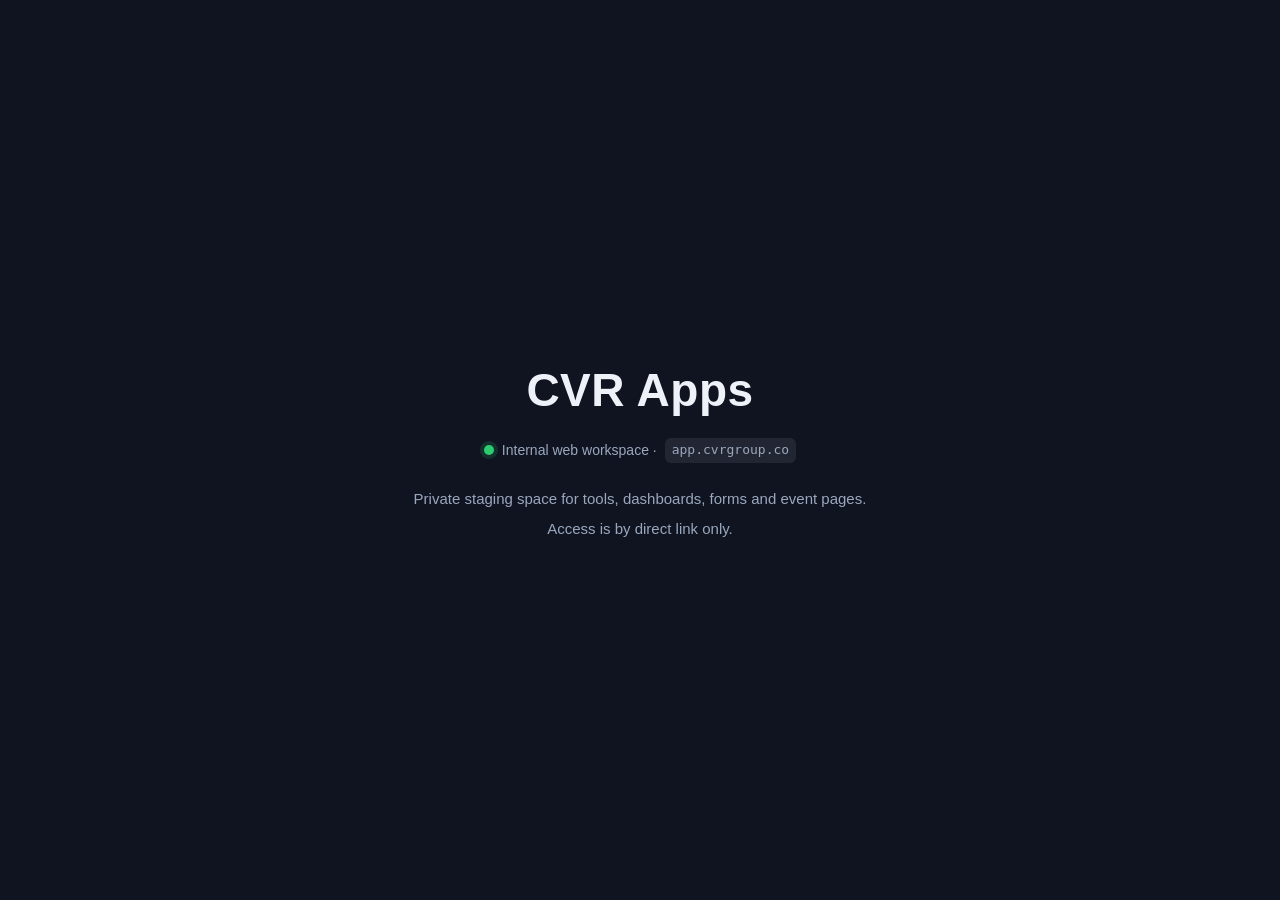
<file: index.html>
<!doctype html>
<html lang="en">
<head>
  <meta charset="utf-8">
  <meta name="viewport" content="width=device-width, initial-scale=1">
  <meta name="robots" content="noindex,nofollow">
  <title>CVR Apps</title>
  <style>
    :root { color-scheme: light dark; }
    * { box-sizing: border-box; }
    body {
      margin: 0; min-height: 100vh; display: grid; place-items: center;
      font-family: -apple-system, BlinkMacSystemFont, "Segoe UI", Roboto, "Noto Sans TC", "PingFang TC", Arial, sans-serif;
      background: #0f1420; color: #eef2f8; line-height: 1.6;
    }
    main { padding: 44px 24px; max-width: 560px; text-align: center; }
    h1 { font-size: clamp(30px, 8vw, 46px); margin: 0 0 10px; letter-spacing: .5px; }
    .status { display: inline-flex; align-items: center; gap: 8px; color: #9aa7bd; font-size: 14px; margin-bottom: 18px; }
    .dot { width: 10px; height: 10px; border-radius: 50%; background: #2ecc71; box-shadow: 0 0 0 4px rgba(46,204,113,.15); }
    p { color: #9aa7bd; margin: 6px 0; font-size: 15px; }
    code { background: rgba(255,255,255,.08); padding: 2px 7px; border-radius: 6px; font-size: 13px; }
  </style>
</head>
<body>
  <main>
    <h1>CVR Apps</h1>
    <div class="status"><span class="dot"></span> Internal web workspace · <code>app.cvrgroup.co</code></div>
    <p>Private staging space for tools, dashboards, forms and event pages.</p>
    <p>Access is by direct link only.</p>
  </main>
</body>
</html>
</file>
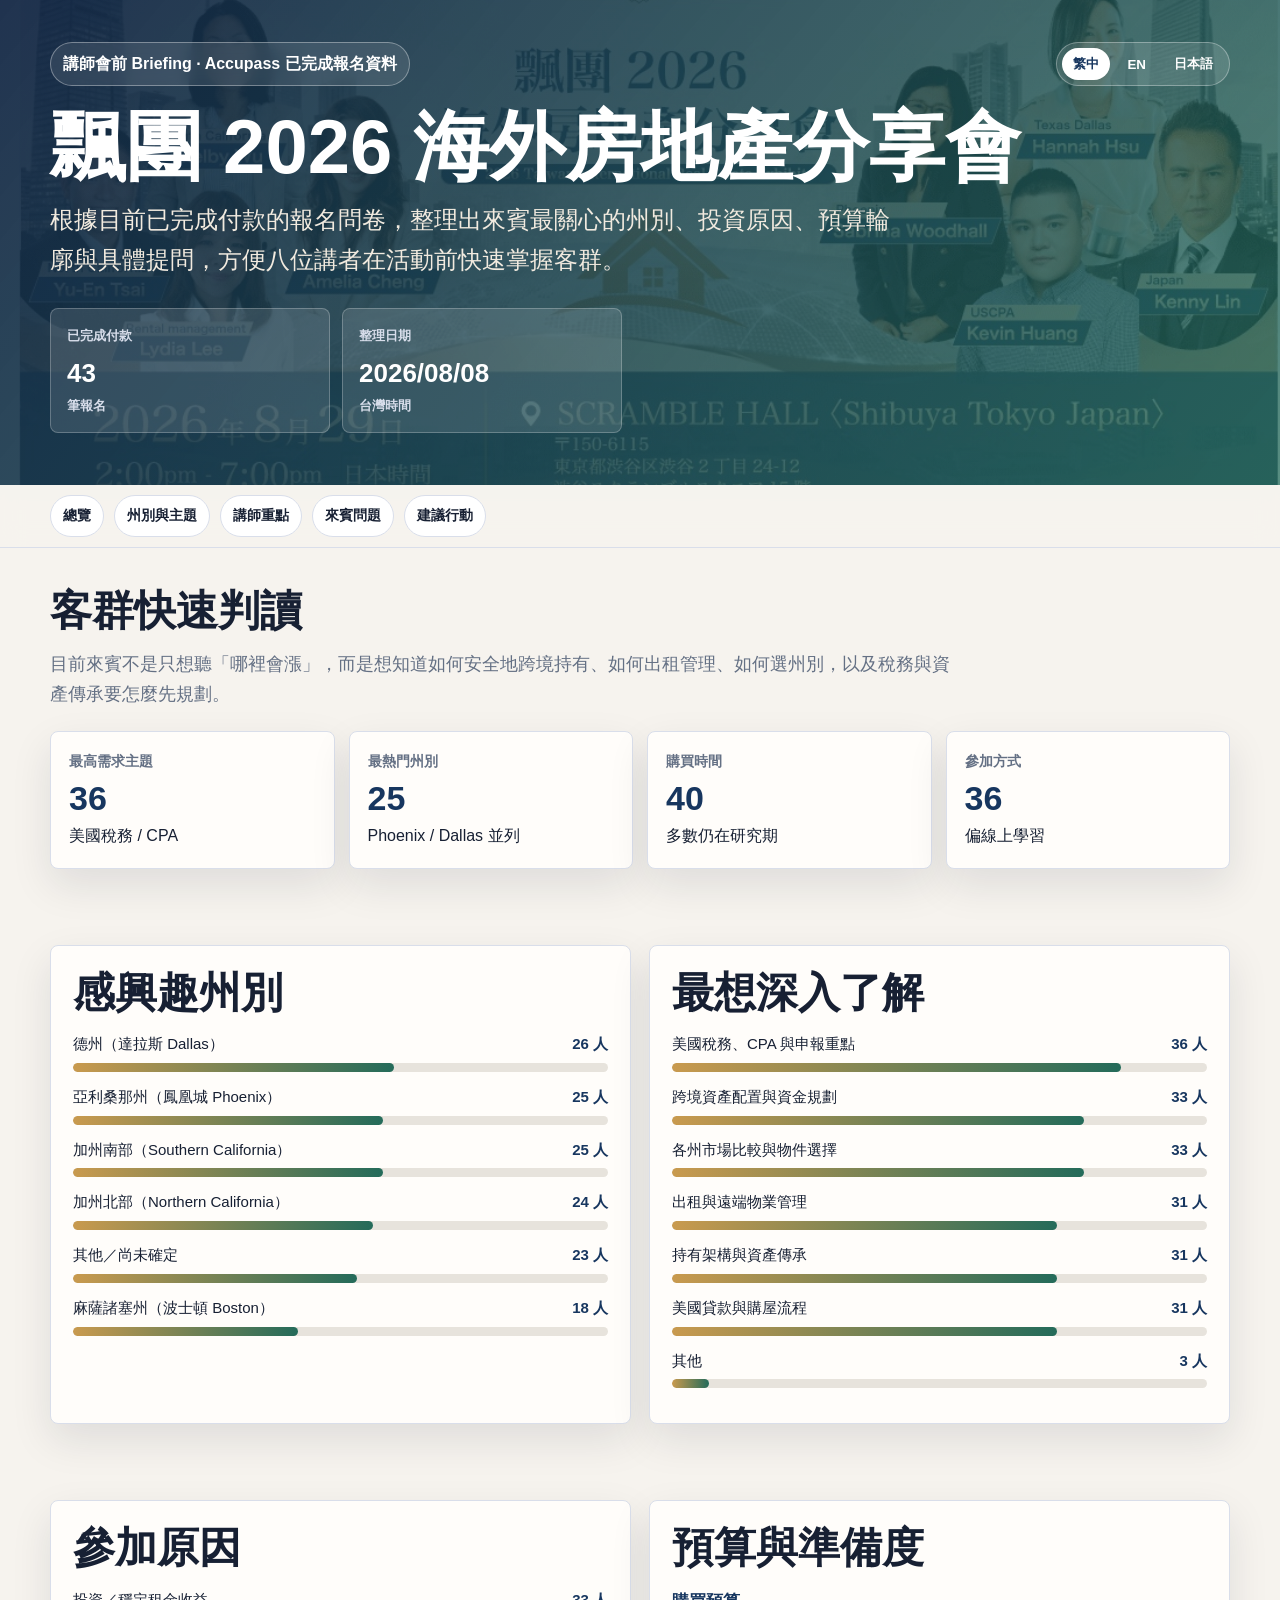
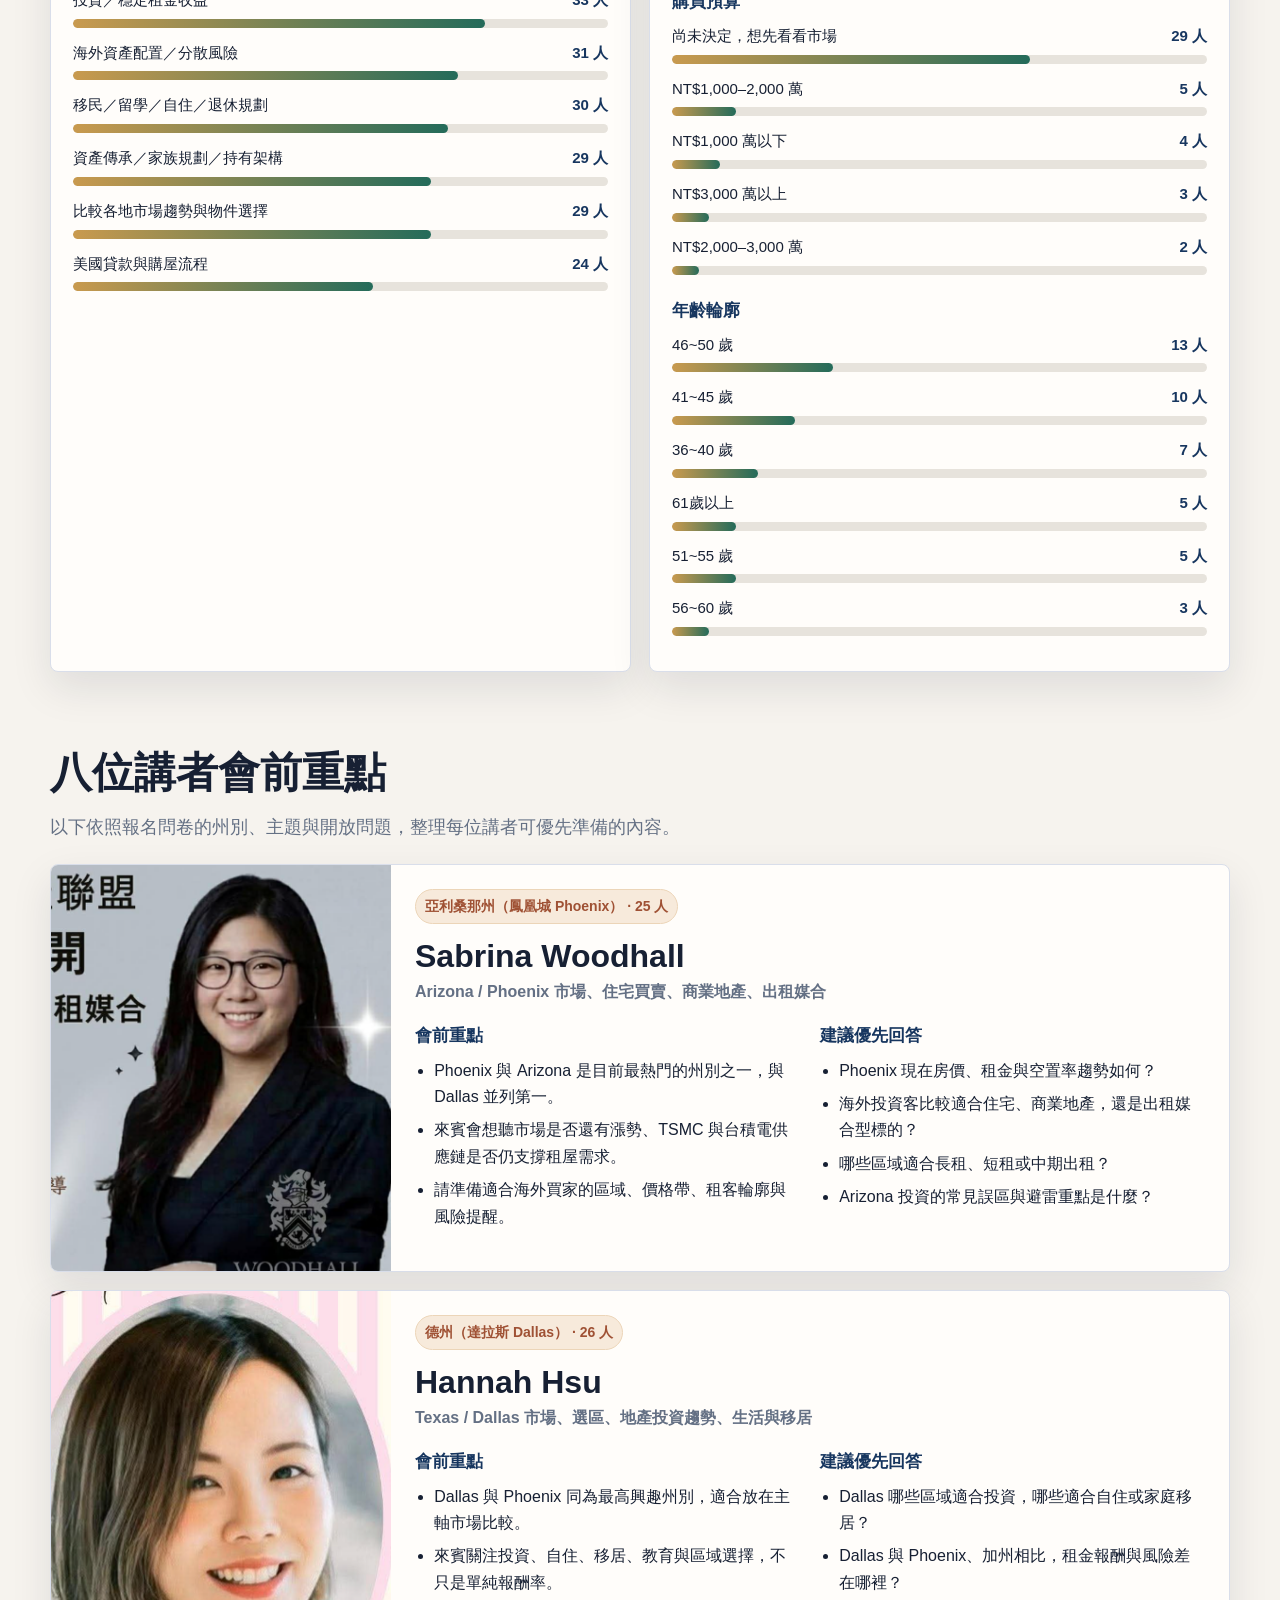
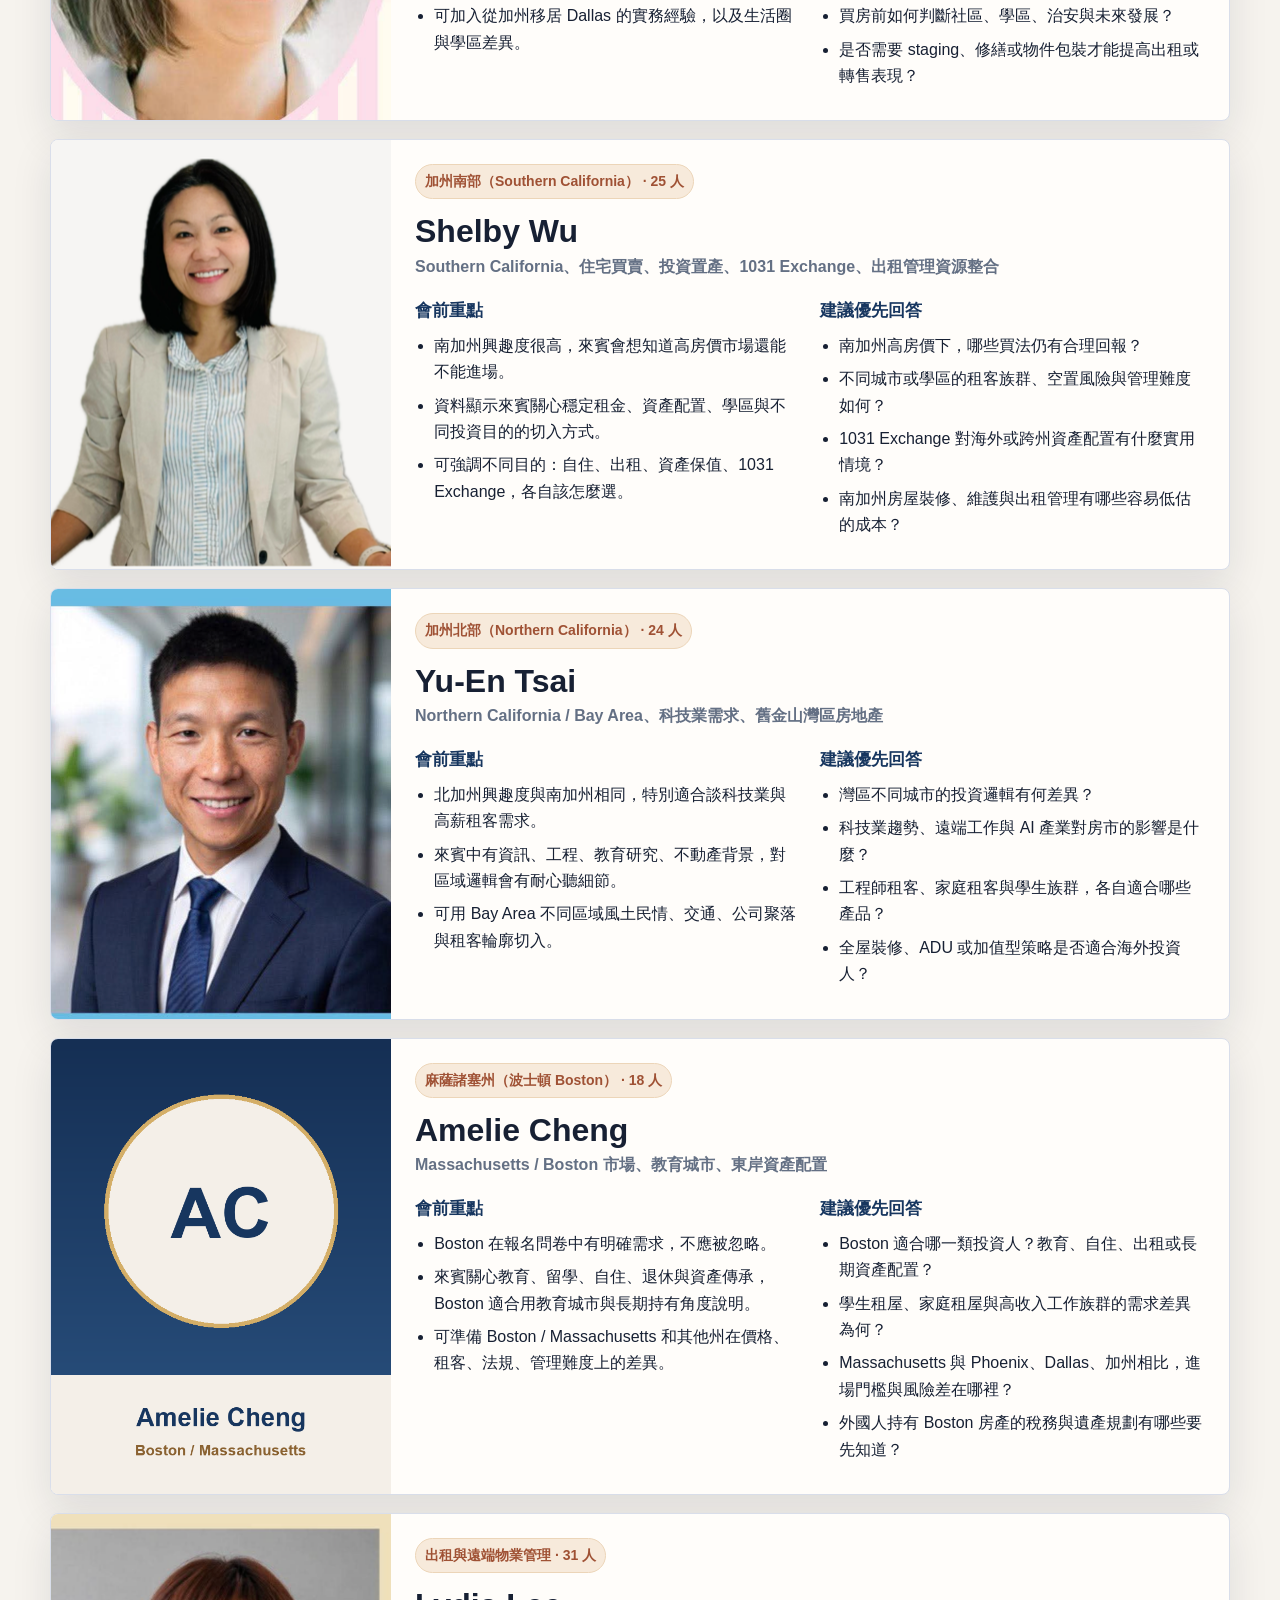
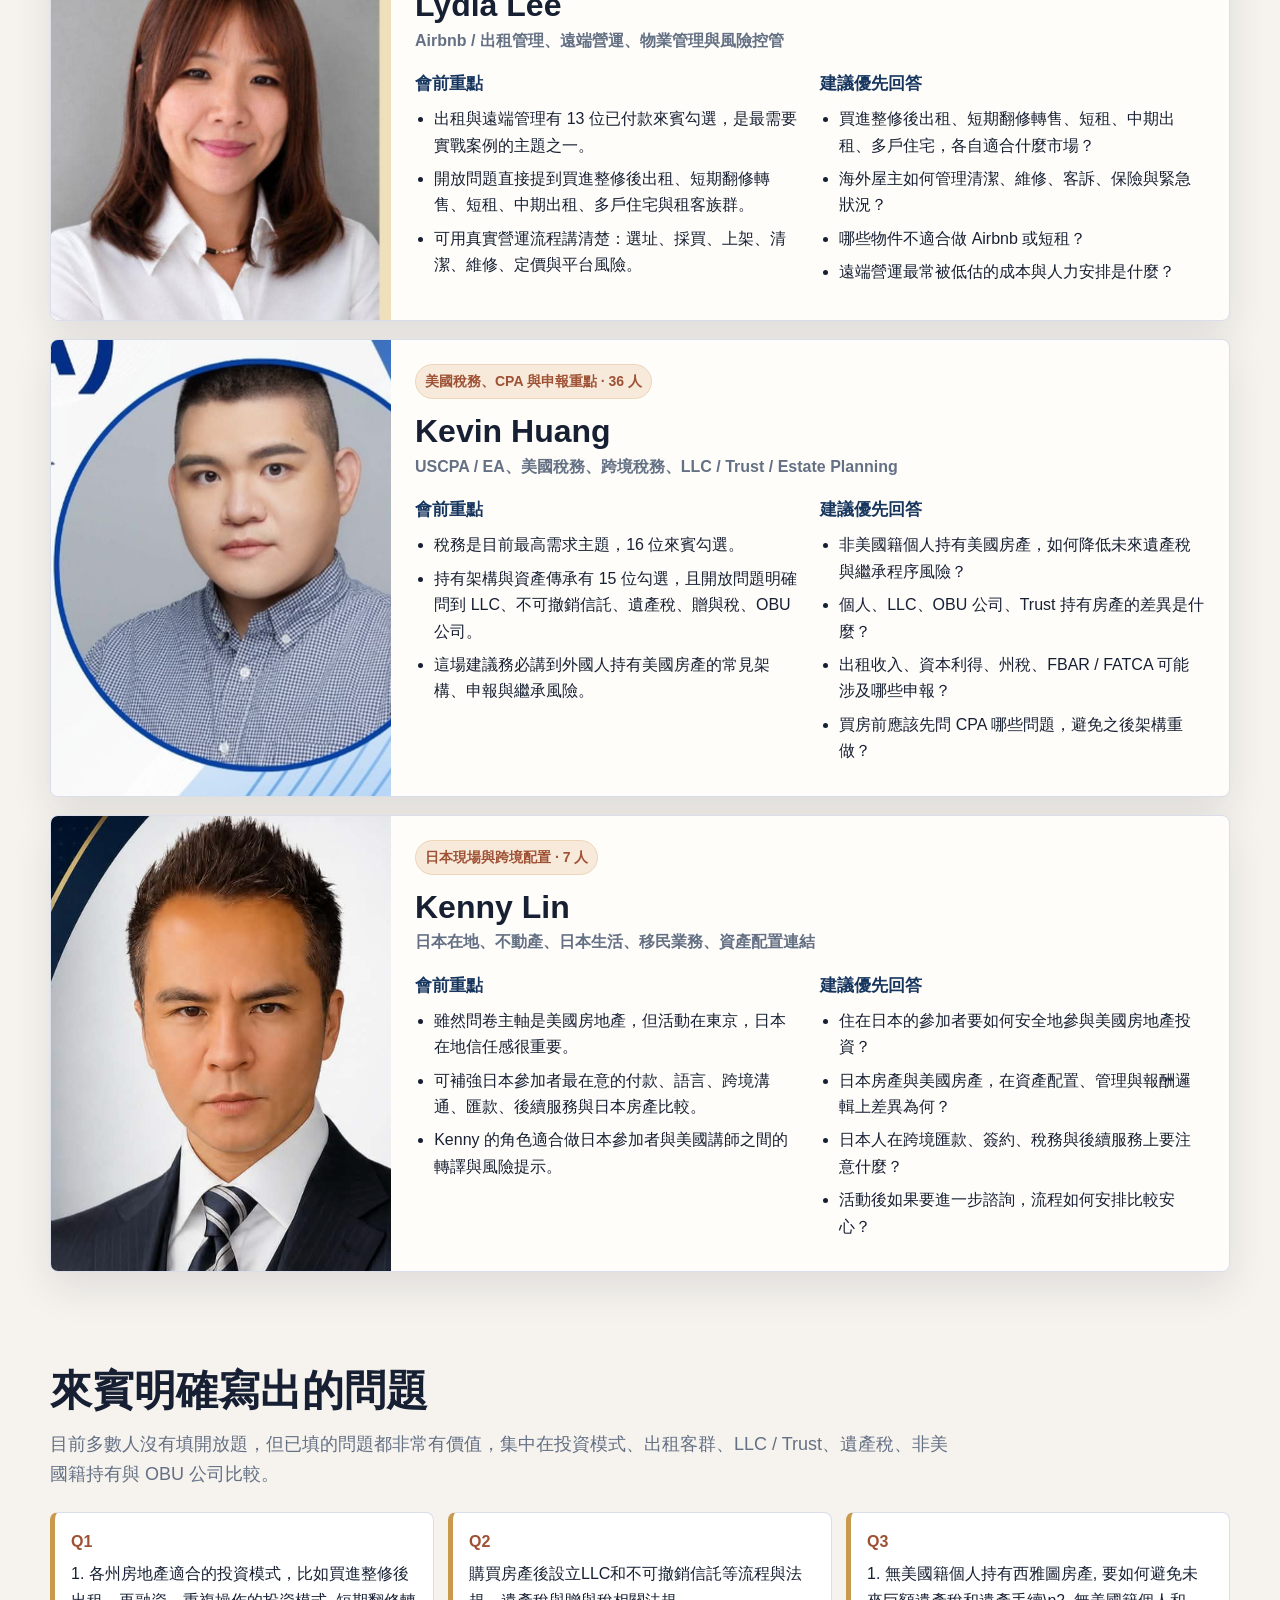
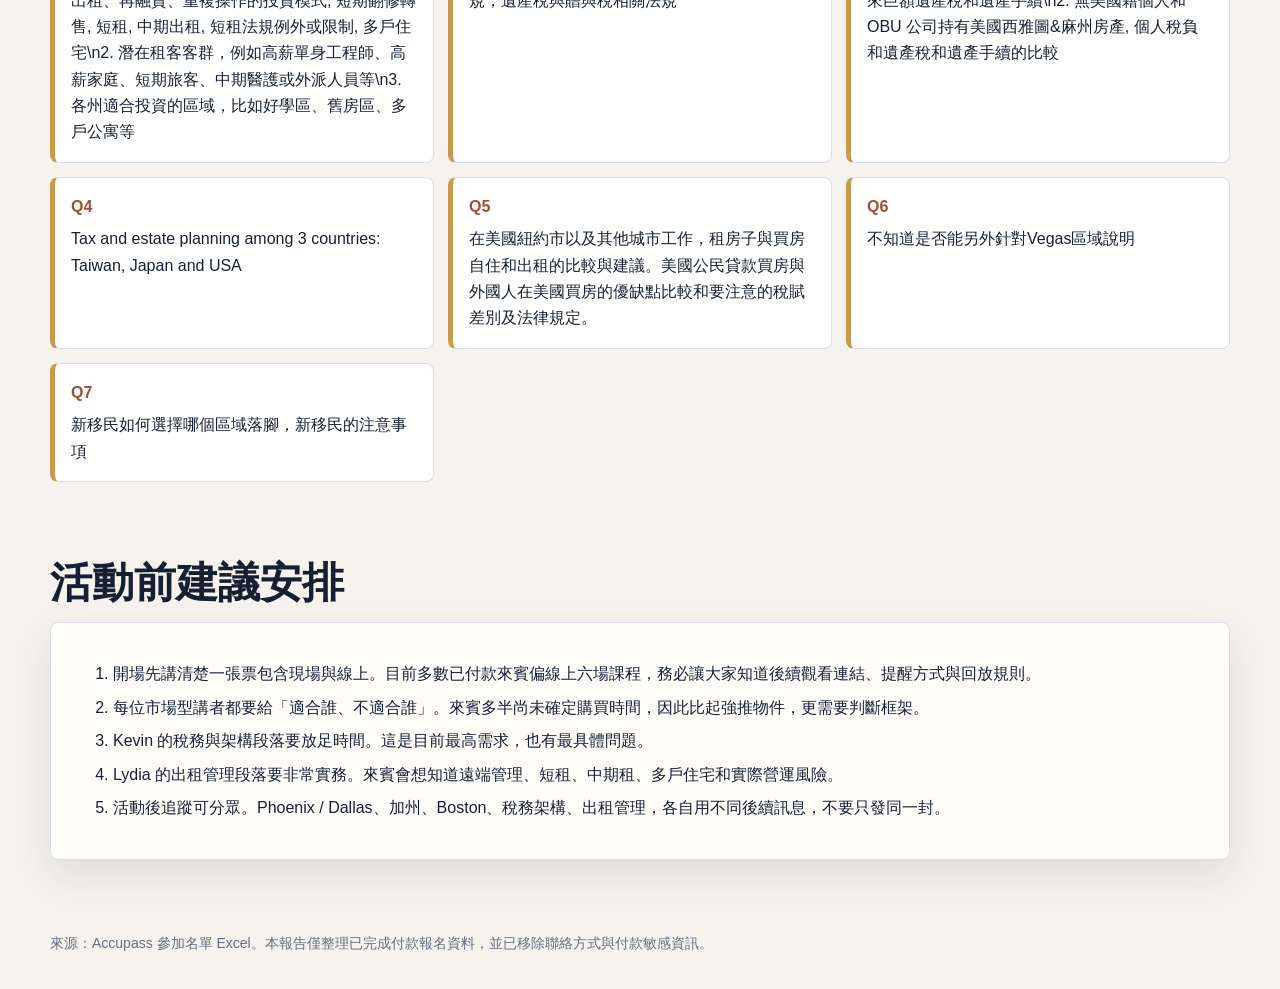
<file: 2026-us-real-estate-conference/index.html>
<!doctype html>
<html lang="zh-Hant">
<head>
  <meta charset="utf-8">
  <meta name="viewport" content="width=device-width, initial-scale=1">
  <meta name="robots" content="noindex,nofollow">
  <title>講師會前 Briefing｜飄團 2026 海外房地產分享會</title>
  <style>
    :root {
      --ink:#172033;
      --muted:#647084;
      --line:#d9deea;
      --paper:#f6f3ee;
      --card:#fffdfa;
      --blue:#17365f;
      --gold:#c99a4e;
      --rust:#9f5134;
      --green:#246b5a;
      --shadow:0 16px 40px rgba(23,32,51,.10);
    }
    * { box-sizing:border-box; }
    body { margin:0; font-family:-apple-system,BlinkMacSystemFont,"Noto Sans TC","Noto Sans JP","PingFang TC","Microsoft JhengHei",Arial,sans-serif; color:var(--ink); background:var(--paper); line-height:1.65; }
    a { color:inherit; }
    .lang-page { display:none; }
    .lang-page.active { display:block; }
    .wrap { width:min(1180px, calc(100% - 32px)); margin:0 auto; }
    .hero { background:linear-gradient(130deg, rgba(18,38,68,.94), rgba(36,107,90,.76)), url("assets/event-banner.png") center/cover; color:white; padding:42px 0 52px; }
    .topbar { display:flex; justify-content:space-between; align-items:center; gap:12px; flex-wrap:wrap; }
    .lang-switch { display:inline-flex; gap:6px; padding:5px; border:1px solid rgba(255,255,255,.32); border-radius:999px; background:rgba(255,255,255,.12); }
    .lang-switch button { appearance:none; border:0; border-radius:999px; padding:7px 11px; background:transparent; color:white; font-weight:800; cursor:pointer; }
    .lang-switch button.active { background:white; color:var(--blue); }
    .hero h1 { margin:20px 0 12px; font-size:clamp(34px, 7vw, 76px); line-height:1.08; letter-spacing:0; }
    .hero p { max-width:850px; font-size:clamp(17px,2vw,24px); margin:0 0 24px; color:#f1eadf; }
    .eyebrow { display:inline-flex; gap:10px; align-items:center; padding:8px 12px; border:1px solid rgba(255,255,255,.35); border-radius:999px; background:rgba(255,255,255,.10); backdrop-filter:blur(8px); font-weight:700; }
    .meta-grid { display:grid; grid-template-columns:repeat(2, minmax(180px, 280px)); gap:12px; margin-top:28px; }
    .meta { border:1px solid rgba(255,255,255,.24); background:rgba(255,255,255,.12); padding:16px; border-radius:8px; min-height:98px; }
    .meta span { display:block; color:#d7ddea; font-size:13px; font-weight:700; }
    .meta b { display:block; font-size:26px; margin-top:6px; }
    nav { position:sticky; top:0; z-index:5; background:rgba(246,243,238,.92); backdrop-filter:blur(12px); border-bottom:1px solid var(--line); }
    nav .wrap { display:flex; gap:10px; overflow:auto; padding:10px 0; }
    nav a { white-space:nowrap; text-decoration:none; font-weight:800; font-size:14px; padding:8px 12px; border-radius:999px; background:white; border:1px solid var(--line); }
    section.band { padding:38px 0; }
    h2 { font-size:clamp(26px,4vw,42px); line-height:1.2; margin:0 0 14px; }
    .lead { color:var(--muted); font-size:18px; max-width:900px; margin:0 0 22px; }
    .cards { display:grid; grid-template-columns:repeat(4,1fr); gap:14px; }
    .stat-card { background:var(--card); border:1px solid var(--line); border-radius:8px; padding:18px; box-shadow:var(--shadow); }
    .stat-card span { display:block; color:var(--muted); font-weight:700; font-size:14px; }
    .stat-card b { display:block; font-size:34px; line-height:1; margin:8px 0; color:var(--blue); }
    .panel { background:var(--card); border:1px solid var(--line); border-radius:8px; box-shadow:var(--shadow); padding:22px; }
    .grid-2 { display:grid; grid-template-columns:1fr 1fr; gap:18px; }
    .bar-row { margin:0 0 13px; }
    .bar-top { display:flex; justify-content:space-between; gap:14px; font-size:15px; }
    .bar-top span { overflow-wrap:anywhere; }
    .bar-top b { white-space:nowrap; color:var(--blue); }
    .bar { height:9px; background:#e7e3dc; border-radius:99px; overflow:hidden; margin-top:6px; }
    .bar span { display:block; height:100%; background:linear-gradient(90deg,var(--gold),var(--green)); border-radius:99px; }
    .speaker-card { width:min(1180px, calc(100% - 32px)); margin:18px auto; display:grid; grid-template-columns:340px 1fr; gap:0; background:var(--card); border:1px solid var(--line); border-radius:8px; overflow:hidden; box-shadow:var(--shadow); }
    .speaker-media { background:#e8edf2; min-height:360px; }
    .speaker-media img { width:100%; height:100%; object-fit:cover; display:block; }
    .speaker-body { padding:24px; }
    .speaker-kicker { display:inline-block; color:var(--rust); font-size:14px; font-weight:900; background:#f7eadb; border:1px solid #ecd5b8; padding:5px 9px; border-radius:999px; }
    .speaker-body h3 { font-size:32px; line-height:1.15; margin:14px 0 4px; }
    .role { color:var(--muted); margin:0 0 16px; font-weight:700; }
    .cols { display:grid; grid-template-columns:1fr 1fr; gap:20px; }
    h4 { margin:0 0 8px; font-size:17px; color:var(--blue); }
    ul { padding-left:1.2em; margin:0; }
    li { margin:0 0 7px; }
    .question-grid { display:grid; grid-template-columns:repeat(3,1fr); gap:14px; }
    .question-card { background:white; border:1px solid var(--line); border-left:5px solid var(--gold); border-radius:8px; padding:16px; }
    .question-card b { color:var(--rust); }
    .question-card p { margin:6px 0 0; }
    footer { padding:34px 0; color:var(--muted); font-size:14px; }
    @media (max-width:900px) {
      .meta-grid,.cards,.grid-2,.cols,.question-grid { grid-template-columns:1fr; }
      .speaker-card { grid-template-columns:1fr; }
      .speaker-media { max-height:280px; }
      .hero { padding-top:30px; }
    }
  </style>
</head>
<body>
  
    <div class="lang-page" data-page-lang="zh">
      <header class="hero">
        <div class="wrap">
          <div class="topbar">
            <div class="eyebrow">講師會前 Briefing · Accupass 已完成報名資料</div>
            <div class="lang-switch" aria-label="Language">
              <button type="button" data-lang="zh">繁中</button>
              <button type="button" data-lang="en">EN</button>
              <button type="button" data-lang="ja">日本語</button>
            </div>
          </div>
          <h1>飄團 2026 海外房地產分享會</h1>
          <p>根據目前已完成付款的報名問卷，整理出來賓最關心的州別、投資原因、預算輪廓與具體提問，方便八位講者在活動前快速掌握客群。</p>
          <div class="meta-grid">
            <div class="meta"><span>已完成付款</span><b>43</b><span>筆報名</span></div>
            <div class="meta"><span>整理日期</span><b>2026/08/08</b><span>台灣時間</span></div>
          </div>
        </div>
      </header>
      <nav><div class="wrap"><a href="#summary-zh">總覽</a><a href="#states-zh">州別與主題</a><a href="#speakers-zh">講師重點</a><a href="#questions-zh">來賓問題</a><a href="#actions-zh">建議行動</a></div></nav>
      <main>
        <section class="band" id="summary-zh">
          <div class="wrap">
            <h2>客群快速判讀</h2>
            <p class="lead">目前來賓不是只想聽「哪裡會漲」，而是想知道如何安全地跨境持有、如何出租管理、如何選州別，以及稅務與資產傳承要怎麼先規劃。</p>
            <div class="cards"><div class="stat-card"><span>最高需求主題</span><b>36</b>美國稅務 / CPA</div><div class="stat-card"><span>最熱門州別</span><b>25</b>Phoenix / Dallas 並列</div><div class="stat-card"><span>購買時間</span><b>40</b>多數仍在研究期</div><div class="stat-card"><span>參加方式</span><b>36</b>偏線上學習</div></div>
          </div>
        </section>
        <section class="band" id="states-zh">
          <div class="wrap grid-2">
            <div class="panel"><h2>感興趣州別</h2><div class="bar-row"><div class="bar-top"><span>德州（達拉斯 Dallas）</span><b>26 人</b></div><div class="bar"><span style="width:60%"></span></div></div>
<div class="bar-row"><div class="bar-top"><span>亞利桑那州（鳳凰城 Phoenix）</span><b>25 人</b></div><div class="bar"><span style="width:58%"></span></div></div>
<div class="bar-row"><div class="bar-top"><span>加州南部（Southern California）</span><b>25 人</b></div><div class="bar"><span style="width:58%"></span></div></div>
<div class="bar-row"><div class="bar-top"><span>加州北部（Northern California）</span><b>24 人</b></div><div class="bar"><span style="width:56%"></span></div></div>
<div class="bar-row"><div class="bar-top"><span>其他／尚未確定</span><b>23 人</b></div><div class="bar"><span style="width:53%"></span></div></div>
<div class="bar-row"><div class="bar-top"><span>麻薩諸塞州（波士頓 Boston）</span><b>18 人</b></div><div class="bar"><span style="width:42%"></span></div></div></div>
            <div class="panel"><h2>最想深入了解</h2><div class="bar-row"><div class="bar-top"><span>美國稅務、CPA 與申報重點</span><b>36 人</b></div><div class="bar"><span style="width:84%"></span></div></div>
<div class="bar-row"><div class="bar-top"><span>跨境資產配置與資金規劃</span><b>33 人</b></div><div class="bar"><span style="width:77%"></span></div></div>
<div class="bar-row"><div class="bar-top"><span>各州市場比較與物件選擇</span><b>33 人</b></div><div class="bar"><span style="width:77%"></span></div></div>
<div class="bar-row"><div class="bar-top"><span>出租與遠端物業管理</span><b>31 人</b></div><div class="bar"><span style="width:72%"></span></div></div>
<div class="bar-row"><div class="bar-top"><span>持有架構與資產傳承</span><b>31 人</b></div><div class="bar"><span style="width:72%"></span></div></div>
<div class="bar-row"><div class="bar-top"><span>美國貸款與購屋流程</span><b>31 人</b></div><div class="bar"><span style="width:72%"></span></div></div>
<div class="bar-row"><div class="bar-top"><span>其他</span><b>3 人</b></div><div class="bar"><span style="width:7%"></span></div></div></div>
          </div>
        </section>
        <section class="band">
          <div class="wrap grid-2">
            <div class="panel"><h2>參加原因</h2><div class="bar-row"><div class="bar-top"><span>投資／穩定租金收益</span><b>33 人</b></div><div class="bar"><span style="width:77%"></span></div></div>
<div class="bar-row"><div class="bar-top"><span>海外資產配置／分散風險</span><b>31 人</b></div><div class="bar"><span style="width:72%"></span></div></div>
<div class="bar-row"><div class="bar-top"><span>移民／留學／自住／退休規劃</span><b>30 人</b></div><div class="bar"><span style="width:70%"></span></div></div>
<div class="bar-row"><div class="bar-top"><span>資產傳承／家族規劃／持有架構</span><b>29 人</b></div><div class="bar"><span style="width:67%"></span></div></div>
<div class="bar-row"><div class="bar-top"><span>比較各地市場趨勢與物件選擇</span><b>29 人</b></div><div class="bar"><span style="width:67%"></span></div></div>
<div class="bar-row"><div class="bar-top"><span>美國貸款與購屋流程</span><b>24 人</b></div><div class="bar"><span style="width:56%"></span></div></div></div>
            <div class="panel">
              <h2>預算與準備度</h2>
              <h4>購買預算</h4>
              <div class="bar-row"><div class="bar-top"><span>尚未決定，想先看看市場</span><b>29 人</b></div><div class="bar"><span style="width:67%"></span></div></div>
<div class="bar-row"><div class="bar-top"><span>NT$1,000–2,000 萬</span><b>5 人</b></div><div class="bar"><span style="width:12%"></span></div></div>
<div class="bar-row"><div class="bar-top"><span>NT$1,000 萬以下</span><b>4 人</b></div><div class="bar"><span style="width:9%"></span></div></div>
<div class="bar-row"><div class="bar-top"><span>NT$3,000 萬以上</span><b>3 人</b></div><div class="bar"><span style="width:7%"></span></div></div>
<div class="bar-row"><div class="bar-top"><span>NT$2,000–3,000 萬</span><b>2 人</b></div><div class="bar"><span style="width:5%"></span></div></div>
              <h4 style="margin-top:22px">年齡輪廓</h4>
              <div class="bar-row"><div class="bar-top"><span>46~50 歲</span><b>13 人</b></div><div class="bar"><span style="width:30%"></span></div></div>
<div class="bar-row"><div class="bar-top"><span>41~45 歲</span><b>10 人</b></div><div class="bar"><span style="width:23%"></span></div></div>
<div class="bar-row"><div class="bar-top"><span>36~40 歲</span><b>7 人</b></div><div class="bar"><span style="width:16%"></span></div></div>
<div class="bar-row"><div class="bar-top"><span>61歲以上</span><b>5 人</b></div><div class="bar"><span style="width:12%"></span></div></div>
<div class="bar-row"><div class="bar-top"><span>51~55 歲</span><b>5 人</b></div><div class="bar"><span style="width:12%"></span></div></div>
<div class="bar-row"><div class="bar-top"><span>56~60 歲</span><b>3 人</b></div><div class="bar"><span style="width:7%"></span></div></div>
            </div>
          </div>
        </section>
        <section class="band" id="speakers-zh">
          <div class="wrap">
            <h2>八位講者會前重點</h2>
            <p class="lead">以下依照報名問卷的州別、主題與開放問題，整理每位講者可優先準備的內容。</p>
          </div>
          
            <section class="speaker-card">
              <div class="speaker-media"><img src="assets/portrait-sabrina.png" alt="Sabrina Woodhall"></div>
              <div class="speaker-body">
                <div class="speaker-kicker">亞利桑那州（鳳凰城 Phoenix） · 25 人</div>
                <h3>Sabrina Woodhall</h3>
                <p class="role">Arizona / Phoenix 市場、住宅買賣、商業地產、出租媒合</p>
                <div class="cols">
                  <div><h4>會前重點</h4><ul><li>Phoenix 與 Arizona 是目前最熱門的州別之一，與 Dallas 並列第一。</li><li>來賓會想聽市場是否還有漲勢、TSMC 與台積電供應鏈是否仍支撐租屋需求。</li><li>請準備適合海外買家的區域、價格帶、租客輪廓與風險提醒。</li></ul></div>
                  <div><h4>建議優先回答</h4><ul><li>Phoenix 現在房價、租金與空置率趨勢如何？</li><li>海外投資客比較適合住宅、商業地產，還是出租媒合型標的？</li><li>哪些區域適合長租、短租或中期出租？</li><li>Arizona 投資的常見誤區與避雷重點是什麼？</li></ul></div>
                </div>
              </div>
            </section>
            

            <section class="speaker-card">
              <div class="speaker-media"><img src="assets/portrait-hannah.png" alt="Hannah Hsu"></div>
              <div class="speaker-body">
                <div class="speaker-kicker">德州（達拉斯 Dallas） · 26 人</div>
                <h3>Hannah Hsu</h3>
                <p class="role">Texas / Dallas 市場、選區、地產投資趨勢、生活與移居</p>
                <div class="cols">
                  <div><h4>會前重點</h4><ul><li>Dallas 與 Phoenix 同為最高興趣州別，適合放在主軸市場比較。</li><li>來賓關注投資、自住、移居、教育與區域選擇，不只是單純報酬率。</li><li>可加入從加州移居 Dallas 的實務經驗，以及生活圈與學區差異。</li></ul></div>
                  <div><h4>建議優先回答</h4><ul><li>Dallas 哪些區域適合投資，哪些適合自住或家庭移居？</li><li>Dallas 與 Phoenix、加州相比，租金報酬與風險差在哪裡？</li><li>買房前如何判斷社區、學區、治安與未來發展？</li><li>是否需要 staging、修繕或物件包裝才能提高出租或轉售表現？</li></ul></div>
                </div>
              </div>
            </section>
            

            <section class="speaker-card">
              <div class="speaker-media"><img src="assets/portrait-shelby.png" alt="Shelby Wu"></div>
              <div class="speaker-body">
                <div class="speaker-kicker">加州南部（Southern California） · 25 人</div>
                <h3>Shelby Wu</h3>
                <p class="role">Southern California、住宅買賣、投資置產、1031 Exchange、出租管理資源整合</p>
                <div class="cols">
                  <div><h4>會前重點</h4><ul><li>南加州興趣度很高，來賓會想知道高房價市場還能不能進場。</li><li>資料顯示來賓關心穩定租金、資產配置、學區與不同投資目的的切入方式。</li><li>可強調不同目的：自住、出租、資產保值、1031 Exchange，各自該怎麼選。</li></ul></div>
                  <div><h4>建議優先回答</h4><ul><li>南加州高房價下，哪些買法仍有合理回報？</li><li>不同城市或學區的租客族群、空置風險與管理難度如何？</li><li>1031 Exchange 對海外或跨州資產配置有什麼實用情境？</li><li>南加州房屋裝修、維護與出租管理有哪些容易低估的成本？</li></ul></div>
                </div>
              </div>
            </section>
            

            <section class="speaker-card">
              <div class="speaker-media"><img src="assets/portrait-yuen.png" alt="Yu-En Tsai"></div>
              <div class="speaker-body">
                <div class="speaker-kicker">加州北部（Northern California） · 24 人</div>
                <h3>Yu-En Tsai</h3>
                <p class="role">Northern California / Bay Area、科技業需求、舊金山灣區房地產</p>
                <div class="cols">
                  <div><h4>會前重點</h4><ul><li>北加州興趣度與南加州相同，特別適合談科技業與高薪租客需求。</li><li>來賓中有資訊、工程、教育研究、不動產背景，對區域邏輯會有耐心聽細節。</li><li>可用 Bay Area 不同區域風土民情、交通、公司聚落與租客輪廓切入。</li></ul></div>
                  <div><h4>建議優先回答</h4><ul><li>灣區不同城市的投資邏輯有何差異？</li><li>科技業趨勢、遠端工作與 AI 產業對房市的影響是什麼？</li><li>工程師租客、家庭租客與學生族群，各自適合哪些產品？</li><li>全屋裝修、ADU 或加值型策略是否適合海外投資人？</li></ul></div>
                </div>
              </div>
            </section>
            

            <section class="speaker-card">
              <div class="speaker-media"><img src="assets/portrait-amelie.png" alt="Amelie Cheng"></div>
              <div class="speaker-body">
                <div class="speaker-kicker">麻薩諸塞州（波士頓 Boston） · 18 人</div>
                <h3>Amelie Cheng</h3>
                <p class="role">Massachusetts / Boston 市場、教育城市、東岸資產配置</p>
                <div class="cols">
                  <div><h4>會前重點</h4><ul><li>Boston 在報名問卷中有明確需求，不應被忽略。</li><li>來賓關心教育、留學、自住、退休與資產傳承，Boston 適合用教育城市與長期持有角度說明。</li><li>可準備 Boston / Massachusetts 和其他州在價格、租客、法規、管理難度上的差異。</li></ul></div>
                  <div><h4>建議優先回答</h4><ul><li>Boston 適合哪一類投資人？教育、自住、出租或長期資產配置？</li><li>學生租屋、家庭租屋與高收入工作族群的需求差異為何？</li><li>Massachusetts 與 Phoenix、Dallas、加州相比，進場門檻與風險差在哪裡？</li><li>外國人持有 Boston 房產的稅務與遺產規劃有哪些要先知道？</li></ul></div>
                </div>
              </div>
            </section>
            

            <section class="speaker-card">
              <div class="speaker-media"><img src="assets/portrait-lydia.png" alt="Lydia Lee"></div>
              <div class="speaker-body">
                <div class="speaker-kicker">出租與遠端物業管理 · 31 人</div>
                <h3>Lydia Lee</h3>
                <p class="role">Airbnb / 出租管理、遠端營運、物業管理與風險控管</p>
                <div class="cols">
                  <div><h4>會前重點</h4><ul><li>出租與遠端管理有 13 位已付款來賓勾選，是最需要實戰案例的主題之一。</li><li>開放問題直接提到買進整修後出租、短期翻修轉售、短租、中期出租、多戶住宅與租客族群。</li><li>可用真實營運流程講清楚：選址、採買、上架、清潔、維修、定價與平台風險。</li></ul></div>
                  <div><h4>建議優先回答</h4><ul><li>買進整修後出租、短期翻修轉售、短租、中期出租、多戶住宅，各自適合什麼市場？</li><li>海外屋主如何管理清潔、維修、客訴、保險與緊急狀況？</li><li>哪些物件不適合做 Airbnb 或短租？</li><li>遠端營運最常被低估的成本與人力安排是什麼？</li></ul></div>
                </div>
              </div>
            </section>
            

            <section class="speaker-card">
              <div class="speaker-media"><img src="assets/portrait-kevin.png" alt="Kevin Huang"></div>
              <div class="speaker-body">
                <div class="speaker-kicker">美國稅務、CPA 與申報重點 · 36 人</div>
                <h3>Kevin Huang</h3>
                <p class="role">USCPA / EA、美國稅務、跨境稅務、LLC / Trust / Estate Planning</p>
                <div class="cols">
                  <div><h4>會前重點</h4><ul><li>稅務是目前最高需求主題，16 位來賓勾選。</li><li>持有架構與資產傳承有 15 位勾選，且開放問題明確問到 LLC、不可撤銷信託、遺產稅、贈與稅、OBU 公司。</li><li>這場建議務必講到外國人持有美國房產的常見架構、申報與繼承風險。</li></ul></div>
                  <div><h4>建議優先回答</h4><ul><li>非美國籍個人持有美國房產，如何降低未來遺產稅與繼承程序風險？</li><li>個人、LLC、OBU 公司、Trust 持有房產的差異是什麼？</li><li>出租收入、資本利得、州稅、FBAR / FATCA 可能涉及哪些申報？</li><li>買房前應該先問 CPA 哪些問題，避免之後架構重做？</li></ul></div>
                </div>
              </div>
            </section>
            

            <section class="speaker-card">
              <div class="speaker-media"><img src="assets/portrait-kenny.png" alt="Kenny Lin"></div>
              <div class="speaker-body">
                <div class="speaker-kicker">日本現場與跨境配置 · 7 人</div>
                <h3>Kenny Lin</h3>
                <p class="role">日本在地、不動產、日本生活、移民業務、資產配置連結</p>
                <div class="cols">
                  <div><h4>會前重點</h4><ul><li>雖然問卷主軸是美國房地產，但活動在東京，日本在地信任感很重要。</li><li>可補強日本參加者最在意的付款、語言、跨境溝通、匯款、後續服務與日本房產比較。</li><li>Kenny 的角色適合做日本參加者與美國講師之間的轉譯與風險提示。</li></ul></div>
                  <div><h4>建議優先回答</h4><ul><li>住在日本的參加者要如何安全地參與美國房地產投資？</li><li>日本房產與美國房產，在資產配置、管理與報酬邏輯上差異為何？</li><li>日本人在跨境匯款、簽約、稅務與後續服務上要注意什麼？</li><li>活動後如果要進一步諮詢，流程如何安排比較安心？</li></ul></div>
                </div>
              </div>
            </section>
            
        </section>
        <section class="band" id="questions-zh">
          <div class="wrap">
            <h2>來賓明確寫出的問題</h2>
            <p class="lead">目前多數人沒有填開放題，但已填的問題都非常有價值，集中在投資模式、出租客群、LLC / Trust、遺產稅、非美國籍持有與 OBU 公司比較。</p>
            <div class="question-grid"><article class='question-card'><b>Q1</b><p>1. 各州房地產適合的投資模式，比如買進整修後出租、再融資、重複操作的投資模式, 短期翻修轉售, 短租, 中期出租, 短租法規例外或限制, 多戶住宅\n2. 潛在租客客群，例如高薪單身工程師、高薪家庭、短期旅客、中期醫護或外派人員等\n3. 各州適合投資的區域，比如好學區、舊房區、多戶公寓等</p></article>
<article class='question-card'><b>Q2</b><p>購買房產後設立LLC和不可撤銷信託等流程與法規，遺產稅與贈與稅相關法規</p></article>
<article class='question-card'><b>Q3</b><p>1. 無美國籍個人持有西雅圖房產, 要如何避免未來巨額遺產稅和遺產手續\n2. 無美國籍個人和OBU 公司持有美國西雅圖&amp;麻州房產, 個人稅負和遺產稅和遺產手續的比較</p></article>
<article class='question-card'><b>Q4</b><p>Tax and estate planning among 3 countries: Taiwan, Japan and USA</p></article>
<article class='question-card'><b>Q5</b><p>在美國紐約市以及其他城市工作，租房子與買房自住和出租的比較與建議。美國公民貸款買房與外國人在美國買房的優缺點比較和要注意的稅賦差別及法律規定。</p></article>
<article class='question-card'><b>Q6</b><p>不知道是否能另外針對Vegas區域說明</p></article>
<article class='question-card'><b>Q7</b><p>新移民如何選擇哪個區域落腳，新移民的注意事項</p></article></div>
          </div>
        </section>
        <section class="band" id="actions-zh">
          <div class="wrap">
            <h2>活動前建議安排</h2>
            <div class="panel"><ol><li>開場先講清楚一張票包含現場與線上。目前多數已付款來賓偏線上六場課程，務必讓大家知道後續觀看連結、提醒方式與回放規則。</li><li>每位市場型講者都要給「適合誰、不適合誰」。來賓多半尚未確定購買時間，因此比起強推物件，更需要判斷框架。</li><li>Kevin 的稅務與架構段落要放足時間。這是目前最高需求，也有最具體問題。</li><li>Lydia 的出租管理段落要非常實務。來賓會想知道遠端管理、短租、中期租、多戶住宅和實際營運風險。</li><li>活動後追蹤可分眾。Phoenix / Dallas、加州、Boston、稅務架構、出租管理，各自用不同後續訊息，不要只發同一封。</li></ol></div>
          </div>
        </section>
      </main>
      <footer><div class="wrap">來源：Accupass 參加名單 Excel。本報告僅整理已完成付款報名資料，並已移除聯絡方式與付款敏感資訊。</div></footer>
    </div>
    

    <div class="lang-page" data-page-lang="en">
      <header class="hero">
        <div class="wrap">
          <div class="topbar">
            <div class="eyebrow">Speaker Briefing · Paid Accupass Registrations</div>
            <div class="lang-switch" aria-label="Language">
              <button type="button" data-lang="zh">繁中</button>
              <button type="button" data-lang="en">EN</button>
              <button type="button" data-lang="ja">日本語</button>
            </div>
          </div>
          <h1>Piao Group 2026 Overseas Real Estate Sharing Event</h1>
          <p>This briefing summarizes paid registrants&#x27; preferred states, motivations, budget profile, and written questions so each speaker can prepare around the audience&#x27;s real needs.</p>
          <div class="meta-grid">
            <div class="meta"><span>Paid registrations</span><b>43</b><span>orders</span></div>
            <div class="meta"><span>Prepared on</span><b>2026/08/08</b><span>Taiwan time</span></div>
          </div>
        </div>
      </header>
      <nav><div class="wrap"><a href="#summary-en">Overview</a><a href="#states-en">States &amp; Topics</a><a href="#speakers-en">Speaker Briefing</a><a href="#questions-en">Audience Questions</a><a href="#actions-en">Action Items</a></div></nav>
      <main>
        <section class="band" id="summary-en">
          <div class="wrap">
            <h2>Audience Snapshot</h2>
            <p class="lead">The audience is not only asking where prices may rise. They want a practical framework for cross-border ownership, rental management, state selection, tax planning, and estate structure.</p>
            <div class="cards"><div class="stat-card"><span>Top requested topic</span><b>36</b>U.S. tax / CPA</div><div class="stat-card"><span>Most popular state</span><b>25</b>Phoenix / Dallas tied</div><div class="stat-card"><span>Buying timeline</span><b>40</b>Most are still researching</div><div class="stat-card"><span>Participation format</span><b>36</b>Mostly online</div></div>
          </div>
        </section>
        <section class="band" id="states-en">
          <div class="wrap grid-2">
            <div class="panel"><h2>Interested States</h2><div class="bar-row"><div class="bar-top"><span>Texas (Dallas)</span><b>26 people</b></div><div class="bar"><span style="width:60%"></span></div></div>
<div class="bar-row"><div class="bar-top"><span>Arizona (Phoenix)</span><b>25 people</b></div><div class="bar"><span style="width:58%"></span></div></div>
<div class="bar-row"><div class="bar-top"><span>Southern California</span><b>25 people</b></div><div class="bar"><span style="width:58%"></span></div></div>
<div class="bar-row"><div class="bar-top"><span>Northern California</span><b>24 people</b></div><div class="bar"><span style="width:56%"></span></div></div>
<div class="bar-row"><div class="bar-top"><span>Other / undecided</span><b>23 people</b></div><div class="bar"><span style="width:53%"></span></div></div>
<div class="bar-row"><div class="bar-top"><span>Massachusetts (Boston)</span><b>18 people</b></div><div class="bar"><span style="width:42%"></span></div></div></div>
            <div class="panel"><h2>Topics Requested</h2><div class="bar-row"><div class="bar-top"><span>U.S. tax, CPA, and filing essentials</span><b>36 people</b></div><div class="bar"><span style="width:84%"></span></div></div>
<div class="bar-row"><div class="bar-top"><span>Cross-border asset allocation and capital planning</span><b>33 people</b></div><div class="bar"><span style="width:77%"></span></div></div>
<div class="bar-row"><div class="bar-top"><span>State-by-state market comparison and property selection</span><b>33 people</b></div><div class="bar"><span style="width:77%"></span></div></div>
<div class="bar-row"><div class="bar-top"><span>Rental and remote property management</span><b>31 people</b></div><div class="bar"><span style="width:72%"></span></div></div>
<div class="bar-row"><div class="bar-top"><span>Ownership structure and estate planning</span><b>31 people</b></div><div class="bar"><span style="width:72%"></span></div></div>
<div class="bar-row"><div class="bar-top"><span>U.S. financing and buying process</span><b>31 people</b></div><div class="bar"><span style="width:72%"></span></div></div>
<div class="bar-row"><div class="bar-top"><span>Other</span><b>3 people</b></div><div class="bar"><span style="width:7%"></span></div></div></div>
          </div>
        </section>
        <section class="band">
          <div class="wrap grid-2">
            <div class="panel"><h2>Motivations</h2><div class="bar-row"><div class="bar-top"><span>Investment / stable rental income</span><b>33 people</b></div><div class="bar"><span style="width:77%"></span></div></div>
<div class="bar-row"><div class="bar-top"><span>Overseas allocation / risk diversification</span><b>31 people</b></div><div class="bar"><span style="width:72%"></span></div></div>
<div class="bar-row"><div class="bar-top"><span>Immigration / study / self-use / retirement planning</span><b>30 people</b></div><div class="bar"><span style="width:70%"></span></div></div>
<div class="bar-row"><div class="bar-top"><span>Estate planning / family planning / ownership structure</span><b>29 people</b></div><div class="bar"><span style="width:67%"></span></div></div>
<div class="bar-row"><div class="bar-top"><span>Comparing market trends and property choices</span><b>29 people</b></div><div class="bar"><span style="width:67%"></span></div></div>
<div class="bar-row"><div class="bar-top"><span>U.S. financing and buying process</span><b>24 people</b></div><div class="bar"><span style="width:56%"></span></div></div></div>
            <div class="panel">
              <h2>Budget &amp; Readiness</h2>
              <h4>Buying budget</h4>
              <div class="bar-row"><div class="bar-top"><span>Undecided, would like to study the market first</span><b>29 people</b></div><div class="bar"><span style="width:67%"></span></div></div>
<div class="bar-row"><div class="bar-top"><span>NT$10M-20M</span><b>5 people</b></div><div class="bar"><span style="width:12%"></span></div></div>
<div class="bar-row"><div class="bar-top"><span>Under NT$10M</span><b>4 people</b></div><div class="bar"><span style="width:9%"></span></div></div>
<div class="bar-row"><div class="bar-top"><span>Above NT$30M</span><b>3 people</b></div><div class="bar"><span style="width:7%"></span></div></div>
<div class="bar-row"><div class="bar-top"><span>NT$20M-30M</span><b>2 people</b></div><div class="bar"><span style="width:5%"></span></div></div>
              <h4 style="margin-top:22px">Age profile</h4>
              <div class="bar-row"><div class="bar-top"><span>Age 46-50</span><b>13 people</b></div><div class="bar"><span style="width:30%"></span></div></div>
<div class="bar-row"><div class="bar-top"><span>Age 41-45</span><b>10 people</b></div><div class="bar"><span style="width:23%"></span></div></div>
<div class="bar-row"><div class="bar-top"><span>Age 36-40</span><b>7 people</b></div><div class="bar"><span style="width:16%"></span></div></div>
<div class="bar-row"><div class="bar-top"><span>Age 61+</span><b>5 people</b></div><div class="bar"><span style="width:12%"></span></div></div>
<div class="bar-row"><div class="bar-top"><span>Age 51-55</span><b>5 people</b></div><div class="bar"><span style="width:12%"></span></div></div>
<div class="bar-row"><div class="bar-top"><span>Age 56-60</span><b>3 people</b></div><div class="bar"><span style="width:7%"></span></div></div>
            </div>
          </div>
        </section>
        <section class="band" id="speakers-en">
          <div class="wrap">
            <h2>Speaker Briefing Cards</h2>
            <p class="lead">The following cards map each speaker&#x27;s preparation points to the registration answers, preferred states, requested topics, and open-ended questions.</p>
          </div>
          
            <section class="speaker-card">
              <div class="speaker-media"><img src="assets/portrait-sabrina.png" alt="Sabrina Woodhall"></div>
              <div class="speaker-body">
                <div class="speaker-kicker">Arizona (Phoenix) · 25 people</div>
                <h3>Sabrina Woodhall</h3>
                <p class="role">Arizona / Phoenix market, residential sales, commercial real estate, rental matching</p>
                <div class="cols">
                  <div><h4>Pre-event focus</h4><ul><li>Phoenix / Arizona is one of the top requested markets, tied with Dallas.</li><li>Registrants will want to know whether price momentum remains and whether TSMC-related supply-chain demand still supports rental demand.</li><li>Prepare buyer-friendly areas, price ranges, tenant profiles, and risk reminders for overseas investors.</li></ul></div>
                  <div><h4>Suggested questions to address</h4><ul><li>What are the current trends in Phoenix prices, rents, and vacancy?</li><li>Are overseas investors better suited for residential, commercial, or rental-matching opportunities?</li><li>Which areas are better for long-term, short-term, or mid-term rentals?</li><li>What are common Arizona investment misconceptions and red flags?</li></ul></div>
                </div>
              </div>
            </section>
            

            <section class="speaker-card">
              <div class="speaker-media"><img src="assets/portrait-hannah.png" alt="Hannah Hsu"></div>
              <div class="speaker-body">
                <div class="speaker-kicker">Texas (Dallas) · 26 people</div>
                <h3>Hannah Hsu</h3>
                <p class="role">Texas / Dallas market, neighborhood selection, investment trends, lifestyle and relocation</p>
                <div class="cols">
                  <div><h4>Pre-event focus</h4><ul><li>Dallas ties with Phoenix as the most requested state market.</li><li>The audience cares about investment, self-use, relocation, education, and neighborhood choice, not just yield.</li><li>Include practical relocation experience from California to Dallas, plus lifestyle zones and school district differences.</li></ul></div>
                  <div><h4>Suggested questions to address</h4><ul><li>Which Dallas areas fit investment, self-use, or family relocation?</li><li>How do rental returns and risks compare between Dallas, Phoenix, and California?</li><li>How should buyers evaluate community, schools, safety, and future growth?</li><li>Can staging, repairs, or property presentation improve rental or resale performance?</li></ul></div>
                </div>
              </div>
            </section>
            

            <section class="speaker-card">
              <div class="speaker-media"><img src="assets/portrait-shelby.png" alt="Shelby Wu"></div>
              <div class="speaker-body">
                <div class="speaker-kicker">Southern California · 25 people</div>
                <h3>Shelby Wu</h3>
                <p class="role">Southern California, residential transactions, investment property, 1031 Exchange, rental-management resources</p>
                <div class="cols">
                  <div><h4>Pre-event focus</h4><ul><li>Southern California still attracts strong interest; attendees will ask whether it is still worth entering a high-price market.</li><li>Registrants care about stable rents, allocation, school districts, and different entry strategies by purpose.</li><li>Frame choices by purpose: self-use, rental, capital preservation, and 1031 Exchange.</li></ul></div>
                  <div><h4>Suggested questions to address</h4><ul><li>In a high-price Southern California market, which buying strategies can still make sense?</li><li>How do tenant profiles, vacancy risk, and management difficulty differ by city or school district?</li><li>What practical use cases does 1031 Exchange have for overseas or cross-state allocation?</li><li>What renovation, maintenance, and rental-management costs are often underestimated?</li></ul></div>
                </div>
              </div>
            </section>
            

            <section class="speaker-card">
              <div class="speaker-media"><img src="assets/portrait-yuen.png" alt="Yu-En Tsai"></div>
              <div class="speaker-body">
                <div class="speaker-kicker">Northern California · 24 people</div>
                <h3>Yu-En Tsai</h3>
                <p class="role">Northern California / Bay Area, tech demand, San Francisco Bay Area real estate</p>
                <div class="cols">
                  <div><h4>Pre-event focus</h4><ul><li>Northern California interest is as strong as Southern California, especially around tech-industry and high-income tenant demand.</li><li>Several registrants come from tech, engineering, education, research, and real estate backgrounds, so they can absorb regional detail.</li><li>Use Bay Area submarkets, commute patterns, employer clusters, and tenant profiles as the entry point.</li></ul></div>
                  <div><h4>Suggested questions to address</h4><ul><li>How do investment logics differ across Bay Area cities?</li><li>How are tech trends, remote work, and AI affecting housing demand?</li><li>Which products fit engineer tenants, family tenants, and students?</li><li>Are full renovations, ADUs, or value-add strategies suitable for overseas investors?</li></ul></div>
                </div>
              </div>
            </section>
            

            <section class="speaker-card">
              <div class="speaker-media"><img src="assets/portrait-amelie.png" alt="Amelie Cheng"></div>
              <div class="speaker-body">
                <div class="speaker-kicker">Massachusetts (Boston) · 18 people</div>
                <h3>Amelie Cheng</h3>
                <p class="role">Massachusetts / Boston market, education city, East Coast allocation</p>
                <div class="cols">
                  <div><h4>Pre-event focus</h4><ul><li>Boston has clear demand in the registration data and should not be treated as secondary.</li><li>Attendees care about education, study abroad, self-use, retirement, and estate planning, so Boston fits a long-term holding and education-city frame.</li><li>Prepare comparisons between Boston / Massachusetts and other states on price, tenant profile, rules, and management difficulty.</li></ul></div>
                  <div><h4>Suggested questions to address</h4><ul><li>What type of investor is Boston best for: education, self-use, rental, or long-term allocation?</li><li>How do student, family, and high-income professional tenant demands differ?</li><li>How do entry barriers and risks compare across Massachusetts, Phoenix, Dallas, and California?</li><li>What should foreign owners know about Boston property tax and estate planning?</li></ul></div>
                </div>
              </div>
            </section>
            

            <section class="speaker-card">
              <div class="speaker-media"><img src="assets/portrait-lydia.png" alt="Lydia Lee"></div>
              <div class="speaker-body">
                <div class="speaker-kicker">Rental and remote property management · 31 people</div>
                <h3>Lydia Lee</h3>
                <p class="role">Airbnb / rental management, remote operations, property management, risk control</p>
                <div class="cols">
                  <div><h4>Pre-event focus</h4><ul><li>Rental and remote management was selected by 13 paid registrants, making it one of the strongest practical topics.</li><li>Open-ended questions specifically mention buy-renovate-rent-refinance-repeat strategies, renovation resales, short-term rentals, mid-term rentals, multifamily properties, and tenant profiles.</li><li>Walk through real operations: site selection, furnishing, listing, cleaning, repairs, pricing, and platform risk.</li></ul></div>
                  <div><h4>Suggested questions to address</h4><ul><li>Which markets fit buy-renovate-rent-refinance-repeat strategies, renovation resales, short-term rentals, mid-term rentals, or multifamily properties?</li><li>How can overseas owners manage cleaning, repairs, guest issues, insurance, and emergencies?</li><li>Which properties are not suitable for Airbnb or short-term rentals?</li><li>What remote-operation costs and staffing needs are most often underestimated?</li></ul></div>
                </div>
              </div>
            </section>
            

            <section class="speaker-card">
              <div class="speaker-media"><img src="assets/portrait-kevin.png" alt="Kevin Huang"></div>
              <div class="speaker-body">
                <div class="speaker-kicker">U.S. tax, CPA, and filing essentials · 36 people</div>
                <h3>Kevin Huang</h3>
                <p class="role">USCPA / EA, U.S. tax, cross-border tax, LLC / Trust / estate planning</p>
                <div class="cols">
                  <div><h4>Pre-event focus</h4><ul><li>Tax is the highest-demand topic, selected by 16 registrants.</li><li>Ownership structure and estate planning were selected by 15 registrants, and written questions mention LLCs, irrevocable trusts, estate tax, gift tax, and OBU companies.</li><li>This session should cover common structures, filing obligations, and inheritance risks for foreign owners of U.S. property.</li></ul></div>
                  <div><h4>Suggested questions to address</h4><ul><li>How can a non-U.S. person holding U.S. property reduce future estate tax and probate risks?</li><li>What are the differences between individual, LLC, OBU company, and Trust ownership?</li><li>What filings may rental income, capital gains, state tax, FBAR, and FATCA trigger?</li><li>What should buyers ask a CPA before purchasing to avoid restructuring later?</li></ul></div>
                </div>
              </div>
            </section>
            

            <section class="speaker-card">
              <div class="speaker-media"><img src="assets/portrait-kenny.png" alt="Kenny Lin"></div>
              <div class="speaker-body">
                <div class="speaker-kicker">日本現場與跨境配置 · 7 people</div>
                <h3>Kenny Lin</h3>
                <p class="role">Japan-based real estate, life in Japan, immigration services, and cross-border allocation bridge</p>
                <div class="cols">
                  <div><h4>Pre-event focus</h4><ul><li>Although the survey centers on U.S. real estate, the event is held in Tokyo, so local trust in Japan matters.</li><li>Address what Japan-based attendees may care about: payment, language, cross-border communication, remittance, follow-up service, and comparison with Japanese real estate.</li><li>Kenny can bridge Japanese attendees and U.S. speakers while highlighting practical risks.</li></ul></div>
                  <div><h4>Suggested questions to address</h4><ul><li>How can attendees living in Japan participate in U.S. real estate investment safely?</li><li>How do Japanese and U.S. real estate differ in allocation logic, management, and returns?</li><li>What should Japan-based investors watch for in remittance, contracts, tax, and follow-up service?</li><li>What post-event consultation flow would feel trustworthy?</li></ul></div>
                </div>
              </div>
            </section>
            
        </section>
        <section class="band" id="questions-en">
          <div class="wrap">
            <h2>Questions Written by Registrants</h2>
            <p class="lead">Most registrants did not fill in the open-ended field, but the written questions are highly useful. They concentrate on investment models, tenant profiles, LLC / Trust, estate tax, non-U.S. ownership, and OBU comparisons.</p>
            <div class="question-grid"><article class='question-card'><b>Q1</b><p>Which investment models fit each state, such as buy-renovate-rent-refinance-repeat strategies, renovation resales, short-term rentals, mid-term rentals, short-term rental regulatory exceptions or restrictions, and multifamily properties? What tenant profiles are likely, such as high-income single engineers, high-income families, short-term travelers, mid-term medical or corporate tenants? Which areas fit investment, such as good school districts, older-home districts, and multifamily areas?</p></article>
<article class='question-card'><b>Q2</b><p>After purchasing property, what are the process and legal rules for setting up an LLC and an irrevocable trust? What are the estate tax and gift tax rules?</p></article>
<article class='question-card'><b>Q3</b><p>For a non-U.S. person holding Seattle property personally, how can future estate tax and probate burdens be avoided? How do personal ownership and OBU company ownership compare for Seattle and Massachusetts property in terms of personal tax, estate tax, and inheritance procedures?</p></article></div>
          </div>
        </section>
        <section class="band" id="actions-en">
          <div class="wrap">
            <h2>Recommended Pre-event Actions</h2>
            <div class="panel"><ol><li>Clarify at the opening that one ticket includes both the in-person event and online sessions. Since many paid registrants prefer the online program, clearly explain viewing links, reminders, and replay rules.</li><li>Each market speaker should define who the market is for and who it is not for. Most attendees are still researching, so a decision framework matters more than pushing properties.</li><li>Give Kevin&#x27;s tax and structure segment enough time. It is the highest-demand topic and has the most specific written questions.</li><li>Make Lydia&#x27;s rental-management segment highly practical. Attendees want remote management, short-term rental, mid-term rental, multifamily, and operational risk details.</li><li>Segment post-event follow-up. Phoenix / Dallas, California, Boston, tax structure, and rental management should each receive different follow-up messaging.</li></ol></div>
          </div>
        </section>
      </main>
      <footer><div class="wrap">Source: Accupass attendee Excel export. This report uses paid registrations only and removes contact details and sensitive payment information.</div></footer>
    </div>
    

    <div class="lang-page" data-page-lang="ja">
      <header class="hero">
        <div class="wrap">
          <div class="topbar">
            <div class="eyebrow">登壇者向けブリーフィング · Accupass 決済済み申込データ</div>
            <div class="lang-switch" aria-label="Language">
              <button type="button" data-lang="zh">繁中</button>
              <button type="button" data-lang="en">EN</button>
              <button type="button" data-lang="ja">日本語</button>
            </div>
          </div>
          <h1>飄團 2026 海外不動産シェア会</h1>
          <p>決済済み申込者の関心州、参加理由、予算感、具体的な質問を整理し、各登壇者が事前に参加者ニーズを把握できるようにした資料です。</p>
          <div class="meta-grid">
            <div class="meta"><span>決済済み申込</span><b>43</b><span>件</span></div>
            <div class="meta"><span>整理日</span><b>2026/08/08</b><span>台湾時間</span></div>
          </div>
        </div>
      </header>
      <nav><div class="wrap"><a href="#summary-ja">概要</a><a href="#states-ja">州・テーマ</a><a href="#speakers-ja">登壇者別</a><a href="#questions-ja">参加者の質問</a><a href="#actions-ja">事前準備</a></div></nav>
      <main>
        <section class="band" id="summary-ja">
          <div class="wrap">
            <h2>参加者の概要</h2>
            <p class="lead">参加者は単に「どこが上がるか」だけでなく、越境保有、賃貸管理、州の選び方、税務、資産承継の考え方を知りたい傾向があります。</p>
            <div class="cards"><div class="stat-card"><span>最も要望が多いテーマ</span><b>36</b>米国税務 / CPA</div><div class="stat-card"><span>最も関心が高い州</span><b>25</b>Phoenix / Dallas が同率</div><div class="stat-card"><span>購入時期</span><b>40</b>多くは調査段階</div><div class="stat-card"><span>参加形式</span><b>36</b>オンライン中心</div></div>
          </div>
        </section>
        <section class="band" id="states-ja">
          <div class="wrap grid-2">
            <div class="panel"><h2>関心のある州</h2><div class="bar-row"><div class="bar-top"><span>テキサス州（ダラス）</span><b>26 人</b></div><div class="bar"><span style="width:60%"></span></div></div>
<div class="bar-row"><div class="bar-top"><span>アリゾナ州（フェニックス）</span><b>25 人</b></div><div class="bar"><span style="width:58%"></span></div></div>
<div class="bar-row"><div class="bar-top"><span>南カリフォルニア</span><b>25 人</b></div><div class="bar"><span style="width:58%"></span></div></div>
<div class="bar-row"><div class="bar-top"><span>北カリフォルニア</span><b>24 人</b></div><div class="bar"><span style="width:56%"></span></div></div>
<div class="bar-row"><div class="bar-top"><span>その他／未定</span><b>23 人</b></div><div class="bar"><span style="width:53%"></span></div></div>
<div class="bar-row"><div class="bar-top"><span>マサチューセッツ州（ボストン）</span><b>18 人</b></div><div class="bar"><span style="width:42%"></span></div></div></div>
            <div class="panel"><h2>深く知りたいテーマ</h2><div class="bar-row"><div class="bar-top"><span>米国税務・CPA・申告の要点</span><b>36 人</b></div><div class="bar"><span style="width:84%"></span></div></div>
<div class="bar-row"><div class="bar-top"><span>クロスボーダー資産配分と資金計画</span><b>33 人</b></div><div class="bar"><span style="width:77%"></span></div></div>
<div class="bar-row"><div class="bar-top"><span>州別市場比較と物件選定</span><b>33 人</b></div><div class="bar"><span style="width:77%"></span></div></div>
<div class="bar-row"><div class="bar-top"><span>賃貸・遠隔物件管理</span><b>31 人</b></div><div class="bar"><span style="width:72%"></span></div></div>
<div class="bar-row"><div class="bar-top"><span>保有スキームと資産承継</span><b>31 人</b></div><div class="bar"><span style="width:72%"></span></div></div>
<div class="bar-row"><div class="bar-top"><span>米国ローンと購入プロセス</span><b>31 人</b></div><div class="bar"><span style="width:72%"></span></div></div>
<div class="bar-row"><div class="bar-top"><span>その他</span><b>3 人</b></div><div class="bar"><span style="width:7%"></span></div></div></div>
          </div>
        </section>
        <section class="band">
          <div class="wrap grid-2">
            <div class="panel"><h2>参加理由</h2><div class="bar-row"><div class="bar-top"><span>投資／安定した賃料収入</span><b>33 人</b></div><div class="bar"><span style="width:77%"></span></div></div>
<div class="bar-row"><div class="bar-top"><span>海外資産配分／リスク分散</span><b>31 人</b></div><div class="bar"><span style="width:72%"></span></div></div>
<div class="bar-row"><div class="bar-top"><span>移住／留学／自己利用／リタイア計画</span><b>30 人</b></div><div class="bar"><span style="width:70%"></span></div></div>
<div class="bar-row"><div class="bar-top"><span>資産承継／家族計画／保有スキーム</span><b>29 人</b></div><div class="bar"><span style="width:67%"></span></div></div>
<div class="bar-row"><div class="bar-top"><span>市場動向と物件選択の比較</span><b>29 人</b></div><div class="bar"><span style="width:67%"></span></div></div>
<div class="bar-row"><div class="bar-top"><span>米国ローンと購入プロセス</span><b>24 人</b></div><div class="bar"><span style="width:56%"></span></div></div></div>
            <div class="panel">
              <h2>予算と準備度</h2>
              <h4>購入予算</h4>
              <div class="bar-row"><div class="bar-top"><span>未定、まず市場を見たい</span><b>29 人</b></div><div class="bar"><span style="width:67%"></span></div></div>
<div class="bar-row"><div class="bar-top"><span>NT$1,000万〜2,000万</span><b>5 人</b></div><div class="bar"><span style="width:12%"></span></div></div>
<div class="bar-row"><div class="bar-top"><span>NT$1,000万未満</span><b>4 人</b></div><div class="bar"><span style="width:9%"></span></div></div>
<div class="bar-row"><div class="bar-top"><span>NT$3,000万以上</span><b>3 人</b></div><div class="bar"><span style="width:7%"></span></div></div>
<div class="bar-row"><div class="bar-top"><span>NT$2,000万〜3,000万</span><b>2 人</b></div><div class="bar"><span style="width:5%"></span></div></div>
              <h4 style="margin-top:22px">年齢層</h4>
              <div class="bar-row"><div class="bar-top"><span>46〜50歳</span><b>13 人</b></div><div class="bar"><span style="width:30%"></span></div></div>
<div class="bar-row"><div class="bar-top"><span>41〜45歳</span><b>10 人</b></div><div class="bar"><span style="width:23%"></span></div></div>
<div class="bar-row"><div class="bar-top"><span>36〜40歳</span><b>7 人</b></div><div class="bar"><span style="width:16%"></span></div></div>
<div class="bar-row"><div class="bar-top"><span>61歳以上</span><b>5 人</b></div><div class="bar"><span style="width:12%"></span></div></div>
<div class="bar-row"><div class="bar-top"><span>51〜55歳</span><b>5 人</b></div><div class="bar"><span style="width:12%"></span></div></div>
<div class="bar-row"><div class="bar-top"><span>56〜60歳</span><b>3 人</b></div><div class="bar"><span style="width:7%"></span></div></div>
            </div>
          </div>
        </section>
        <section class="band" id="speakers-ja">
          <div class="wrap">
            <h2>登壇者別ブリーフィング</h2>
            <p class="lead">以下は申込フォームの回答、関心州、希望テーマ、自由記述の質問に基づき、各登壇者が優先して準備できる内容を整理したものです。</p>
          </div>
          
            <section class="speaker-card">
              <div class="speaker-media"><img src="assets/portrait-sabrina.png" alt="Sabrina Woodhall"></div>
              <div class="speaker-body">
                <div class="speaker-kicker">アリゾナ州（フェニックス） · 25 人</div>
                <h3>Sabrina Woodhall</h3>
                <p class="role">アリゾナ / フェニックス市場、住宅売買、商業不動産、賃貸マッチング</p>
                <div class="cols">
                  <div><h4>事前に押さえるポイント</h4><ul><li>フェニックス / アリゾナは、ダラスと並んで最も関心が高い市場です。</li><li>価格上昇の余地、TSMC関連サプライチェーンが賃貸需要を支えるかが関心点です。</li><li>海外投資家に適したエリア、価格帯、賃借人像、リスクを整理すると有用です。</li></ul></div>
                  <div><h4>優先的に回答したい質問</h4><ul><li>フェニックスの価格、賃料、空室率の現在の傾向は？</li><li>海外投資家には住宅、商業不動産、賃貸マッチング型のどれが適しているか？</li><li>長期賃貸、短期賃貸、中期賃貸に向くエリアは？</li><li>アリゾナ投資でよくある誤解と注意点は？</li></ul></div>
                </div>
              </div>
            </section>
            

            <section class="speaker-card">
              <div class="speaker-media"><img src="assets/portrait-hannah.png" alt="Hannah Hsu"></div>
              <div class="speaker-body">
                <div class="speaker-kicker">テキサス州（ダラス） · 26 人</div>
                <h3>Hannah Hsu</h3>
                <p class="role">テキサス / ダラス市場、エリア選定、不動産投資動向、生活と移住</p>
                <div class="cols">
                  <div><h4>事前に押さえるポイント</h4><ul><li>ダラスはフェニックスと並んで最も関心が高い市場です。</li><li>参加者は利回りだけでなく、投資、自己利用、移住、教育、エリア選択にも関心があります。</li><li>カリフォルニアからダラスへの移住経験、生活圏、学区の違いを入れると響きます。</li></ul></div>
                  <div><h4>優先的に回答したい質問</h4><ul><li>ダラスで投資向き、自住向き、家族移住向きのエリアは？</li><li>ダラス、フェニックス、カリフォルニアの賃貸収益とリスクの違いは？</li><li>購入前に地域、学区、治安、将来性をどう判断するか？</li><li>ステージング、修繕、物件演出は賃貸や再販に有効か？</li></ul></div>
                </div>
              </div>
            </section>
            

            <section class="speaker-card">
              <div class="speaker-media"><img src="assets/portrait-shelby.png" alt="Shelby Wu"></div>
              <div class="speaker-body">
                <div class="speaker-kicker">南カリフォルニア · 25 人</div>
                <h3>Shelby Wu</h3>
                <p class="role">南カリフォルニア、住宅売買、投資用不動産、1031 Exchange、賃貸管理リソース</p>
                <div class="cols">
                  <div><h4>事前に押さえるポイント</h4><ul><li>南カリフォルニアへの関心は高く、高価格市場に今から入る意味があるかが焦点です。</li><li>安定賃料、資産配分、学区、目的別の入り方に関心があります。</li><li>自己利用、賃貸、資産保全、1031 Exchange など目的別に整理すると分かりやすいです。</li></ul></div>
                  <div><h4>優先的に回答したい質問</h4><ul><li>高価格の南カリフォルニアで、合理的なリターンが見込める買い方は？</li><li>都市や学区により、賃借人層、空室リスク、管理難易度はどう違うか？</li><li>1031 Exchange は海外投資や州をまたぐ資産配分でどう使えるか？</li><li>改装、維持、賃貸管理で見落とされやすいコストは？</li></ul></div>
                </div>
              </div>
            </section>
            

            <section class="speaker-card">
              <div class="speaker-media"><img src="assets/portrait-yuen.png" alt="Yu-En Tsai"></div>
              <div class="speaker-body">
                <div class="speaker-kicker">北カリフォルニア · 24 人</div>
                <h3>Yu-En Tsai</h3>
                <p class="role">北カリフォルニア / ベイエリア、テック需要、サンフランシスコ湾岸不動産</p>
                <div class="cols">
                  <div><h4>事前に押さえるポイント</h4><ul><li>北カリフォルニアは南カリフォルニアと同程度の関心があり、テック業界と高所得賃借人需要が重要です。</li><li>IT、エンジニア、教育研究、不動産関係の参加者がおり、地域別の詳細にも関心があります。</li><li>ベイエリアのサブマーケット、通勤、企業集積、賃借人像から説明すると良いです。</li></ul></div>
                  <div><h4>優先的に回答したい質問</h4><ul><li>ベイエリア各都市で投資ロジックはどう違うか？</li><li>テック業界、リモートワーク、AI産業は住宅市場にどう影響するか？</li><li>エンジニア、家族、学生にはどの物件タイプが合うか？</li><li>全面改装、ADU、バリューアップ戦略は海外投資家に適しているか？</li></ul></div>
                </div>
              </div>
            </section>
            

            <section class="speaker-card">
              <div class="speaker-media"><img src="assets/portrait-amelie.png" alt="Amelie Cheng"></div>
              <div class="speaker-body">
                <div class="speaker-kicker">マサチューセッツ州（ボストン） · 18 人</div>
                <h3>Amelie Cheng</h3>
                <p class="role">マサチューセッツ / ボストン市場、教育都市、東海岸資産配分</p>
                <div class="cols">
                  <div><h4>事前に押さえるポイント</h4><ul><li>ボストンへの関心は明確にあり、軽く扱うべきではありません。</li><li>教育、留学、自己利用、リタイア、資産承継への関心があり、教育都市・長期保有の視点が合います。</li><li>価格、賃借人層、規制、管理難易度について、ボストン / マサチューセッツと他州を比較すると有用です。</li></ul></div>
                  <div><h4>優先的に回答したい質問</h4><ul><li>ボストンは教育、自己利用、賃貸、長期資産配分のどの投資家に適しているか？</li><li>学生、家族、高所得専門職の賃貸需要はどう違うか？</li><li>マサチューセッツはフェニックス、ダラス、カリフォルニアと比べて参入障壁とリスクがどう違うか？</li><li>外国人がボストン不動産を保有する際の税務・相続計画の注意点は？</li></ul></div>
                </div>
              </div>
            </section>
            

            <section class="speaker-card">
              <div class="speaker-media"><img src="assets/portrait-lydia.png" alt="Lydia Lee"></div>
              <div class="speaker-body">
                <div class="speaker-kicker">賃貸・遠隔物件管理 · 31 人</div>
                <h3>Lydia Lee</h3>
                <p class="role">Airbnb / 賃貸管理、遠隔運営、物件管理、リスク管理</p>
                <div class="cols">
                  <div><h4>事前に押さえるポイント</h4><ul><li>賃貸・遠隔管理は13名の決済済み参加者が選択しており、実務例が最も求められるテーマの一つです。</li><li>自由記述では、購入後に改装して賃貸し、再融資して次の物件へ進む投資手法、短期転売、短期賃貸、中期賃貸、多世帯住宅、賃借人層が具体的に挙がっています。</li><li>エリア選定、備品購入、掲載、清掃、修繕、価格設定、プラットフォームリスクを実例で説明すると効果的です。</li></ul></div>
                  <div><h4>優先的に回答したい質問</h4><ul><li>購入後に改装して賃貸し、再融資して次の物件へ進む投資手法、短期転売、短期賃貸、中期賃貸、多世帯住宅は、それぞれどの市場に合うか？</li><li>海外オーナーは清掃、修繕、クレーム、保険、緊急対応をどう管理するか？</li><li>Airbnb や短期賃貸に向かない物件は？</li><li>遠隔運営で見落とされがちなコストと人員体制は？</li></ul></div>
                </div>
              </div>
            </section>
            

            <section class="speaker-card">
              <div class="speaker-media"><img src="assets/portrait-kevin.png" alt="Kevin Huang"></div>
              <div class="speaker-body">
                <div class="speaker-kicker">米国税務・CPA・申告の要点 · 36 人</div>
                <h3>Kevin Huang</h3>
                <p class="role">USCPA / EA、米国税務、クロスボーダー税務、LLC / Trust / 相続計画</p>
                <div class="cols">
                  <div><h4>事前に押さえるポイント</h4><ul><li>税務は最も要望が多いテーマで、16名が選択しています。</li><li>保有スキームと資産承継は15名が選択し、自由記述では LLC、取消不能信託、遺産税、贈与税、OBU会社が挙がっています。</li><li>外国人が米国不動産を保有する際の一般的な構造、申告、相続リスクを必ず扱うとよいです。</li></ul></div>
                  <div><h4>優先的に回答したい質問</h4><ul><li>非米国籍者が米国不動産を保有する場合、将来の遺産税や相続手続きリスクをどう下げるか？</li><li>個人、LLC、OBU会社、Trustで保有する違いは？</li><li>賃貸収入、キャピタルゲイン、州税、FBAR / FATCA ではどの申告が関係するか？</li><li>購入前にCPAへ何を確認すべきか？</li></ul></div>
                </div>
              </div>
            </section>
            

            <section class="speaker-card">
              <div class="speaker-media"><img src="assets/portrait-kenny.png" alt="Kenny Lin"></div>
              <div class="speaker-body">
                <div class="speaker-kicker">日本現場與跨境配置 · 7 人</div>
                <h3>Kenny Lin</h3>
                <p class="role">日本在住、不動産、日本生活、移民業務、クロスボーダー資産配分の橋渡し</p>
                <div class="cols">
                  <div><h4>事前に押さえるポイント</h4><ul><li>アンケートの中心は米国不動産ですが、イベントは東京開催のため、日本側での信頼感が重要です。</li><li>日本在住参加者が気にする支払い、言語、越境コミュニケーション、送金、フォロー体制、日本不動産との比較を補強できます。</li><li>Kenny は日本の参加者と米国側登壇者の橋渡し役として、実務リスクを伝えるのに適しています。</li></ul></div>
                  <div><h4>優先的に回答したい質問</h4><ul><li>日本在住の参加者は、どのように安全に米国不動産投資へ参加できるか？</li><li>日本不動産と米国不動産は、資産配分、管理、リターンの考え方でどう違うか？</li><li>日本在住者が海外送金、契約、税務、フォロー体制で注意すべきことは？</li><li>イベント後の個別相談はどのような流れなら安心か？</li></ul></div>
                </div>
              </div>
            </section>
            
        </section>
        <section class="band" id="questions-ja">
          <div class="wrap">
            <h2>参加者が具体的に記入した質問</h2>
            <p class="lead">自由記述を記入した参加者は多くありませんが、記入内容は非常に有用です。投資モデル、賃貸ターゲット、LLC / Trust、遺産税、非米国籍者の保有、OBU会社との比較に集中しています。</p>
            <div class="question-grid"><article class='question-card'><b>Q1</b><p>購入後に改装して賃貸し、再融資して次の物件へ進む投資手法、短期転売、短期賃貸、中期賃貸、短期賃貸の規制上の例外や制限、多世帯住宅など、各州に合う投資モデルは何か？高所得単身エンジニア、高所得世帯、短期旅行者、中期の医療・駐在需要など、想定される賃借人層は？良い学区、古い住宅地、多世帯住宅エリアなど、投資に向く地域は？</p></article>
<article class='question-card'><b>Q2</b><p>不動産購入後、LLC と取消不能信託を設立する流れと法規制は？遺産税と贈与税の関連ルールは？</p></article>
<article class='question-card'><b>Q3</b><p>非米国籍者がシアトル不動産を個人で保有する場合、将来の巨額な遺産税と相続手続きをどう避けるか？シアトルおよびマサチューセッツの不動産について、個人保有と OBU 会社保有では個人税、遺産税、相続手続きにどのような違いがあるか？</p></article></div>
          </div>
        </section>
        <section class="band" id="actions-ja">
          <div class="wrap">
            <h2>イベント前の推奨準備</h2>
            <div class="panel"><ol><li>冒頭で、1枚のチケットに現地参加とオンライン講座が含まれることを明確に伝える。決済済み参加者はオンライン希望が多いため、視聴リンク、リマインド、アーカイブ視聴ルールを明確にする。</li><li>市場担当の登壇者は、その市場が「誰に向いていて、誰に向いていないか」を示す。参加者の多くは調査段階なので、物件紹介より判断フレームが重要。</li><li>Kevin の税務・保有スキームの時間を十分に確保する。最も需要が高く、具体的な質問も多いテーマ。</li><li>Lydia の賃貸管理パートは実務的にする。遠隔管理、短期賃貸、中期賃貸、多世帯住宅、運営リスクへの関心が高い。</li><li>イベント後のフォローはセグメント別に行う。Phoenix / Dallas、カリフォルニア、Boston、税務構造、賃貸管理でメッセージを分ける。</li></ol></div>
          </div>
        </section>
      </main>
      <footer><div class="wrap">出典：Accupass 参加者リスト Excel。本レポートは決済済み申込データのみを使用し、連絡先および決済関連の機密情報は削除しています。</div></footer>
    </div>
    
  <script>
    const titles = {
      zh: '講師會前 Briefing｜飄團 2026 海外房地產分享會',
      en: 'Speaker Briefing | Piao Group 2026 Overseas Real Estate Sharing Event',
      ja: '登壇者向けブリーフィング｜飄團 2026 海外不動産シェア会'
    };
    const htmlLang = { zh: "zh-Hant", en: "en", ja: "ja" };
    function setLang(lang) {
      document.documentElement.lang = htmlLang[lang];
      document.title = titles[lang];
      document.querySelectorAll(".lang-page").forEach((page) => {
        page.classList.toggle("active", page.dataset.pageLang === lang);
      });
      document.querySelectorAll(".lang-switch button").forEach((button) => {
        button.classList.toggle("active", button.dataset.lang === lang);
      });
      localStorage.setItem("speakerReportLang", lang);
    }
    document.querySelectorAll(".lang-switch button").forEach((button) => {
      button.addEventListener("click", () => setLang(button.dataset.lang));
    });
    setLang(localStorage.getItem("speakerReportLang") || "zh");
  </script>
</body>
</html>
</file>
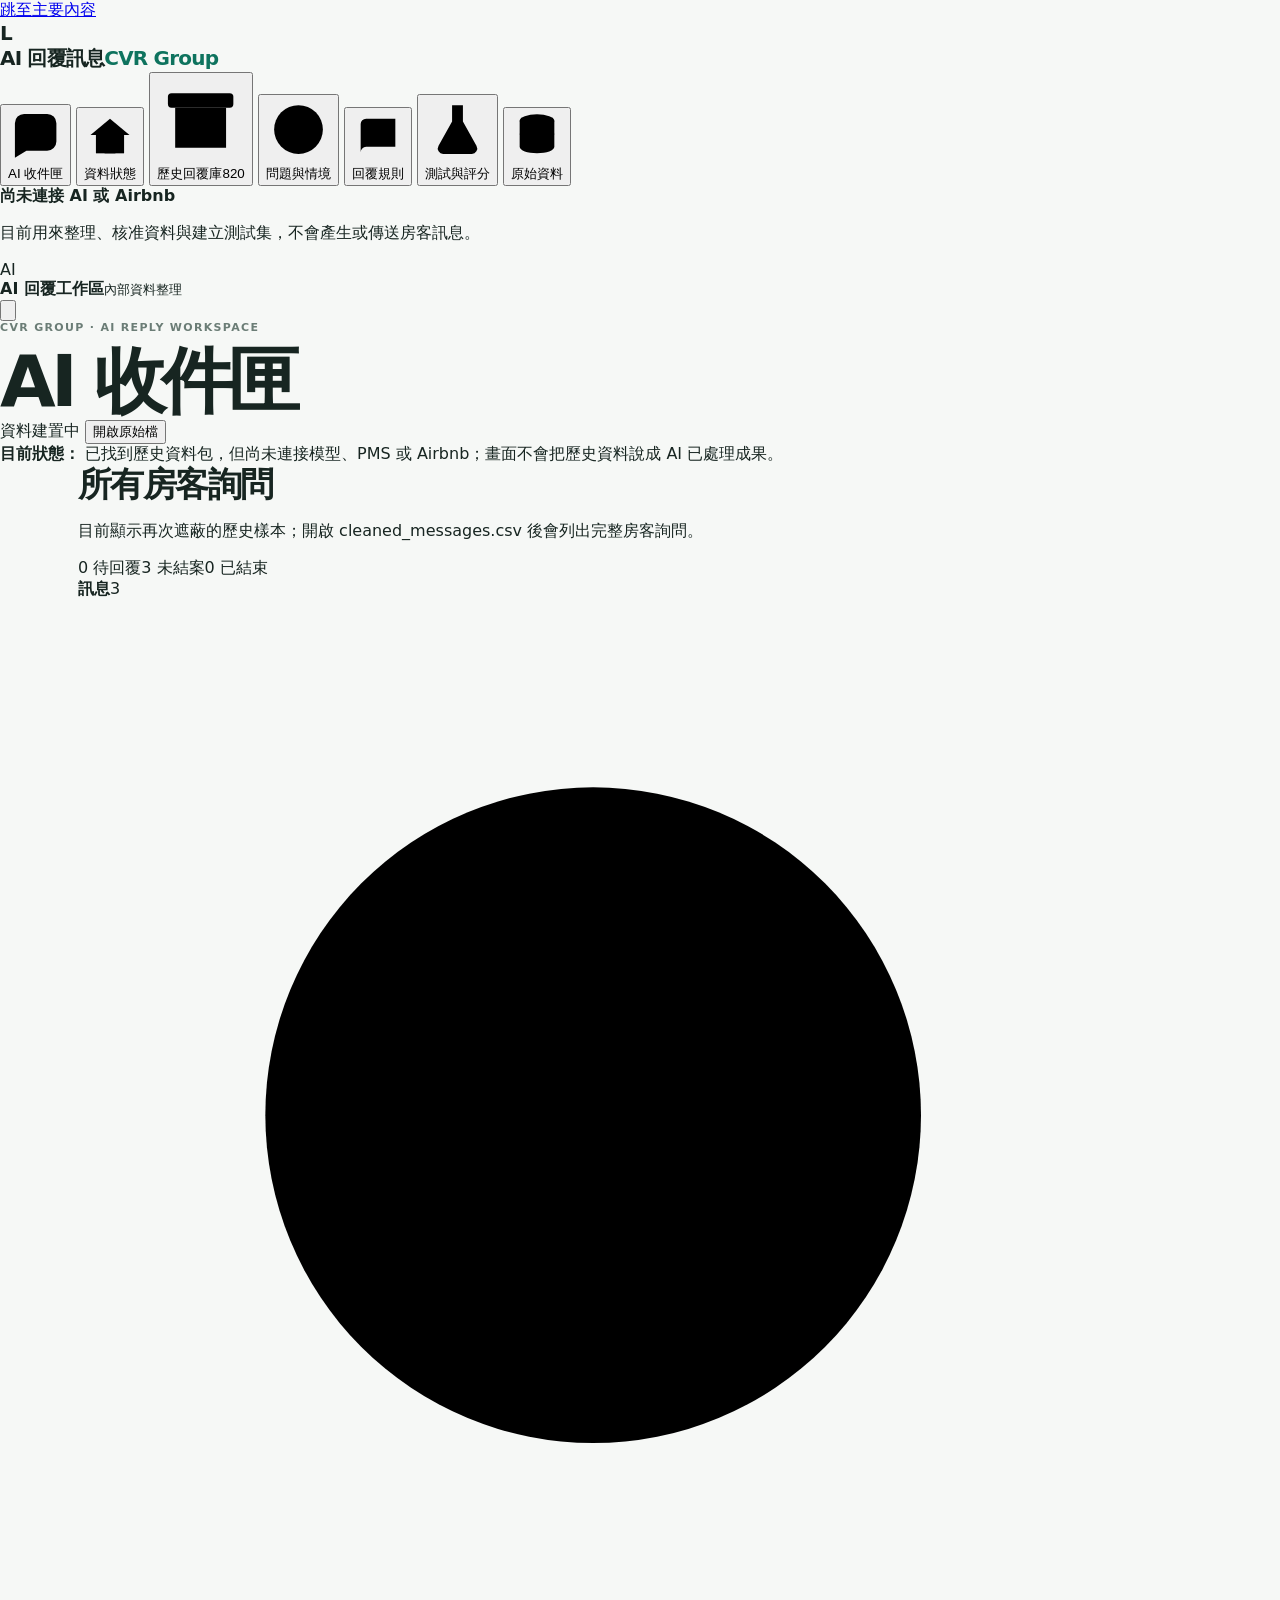
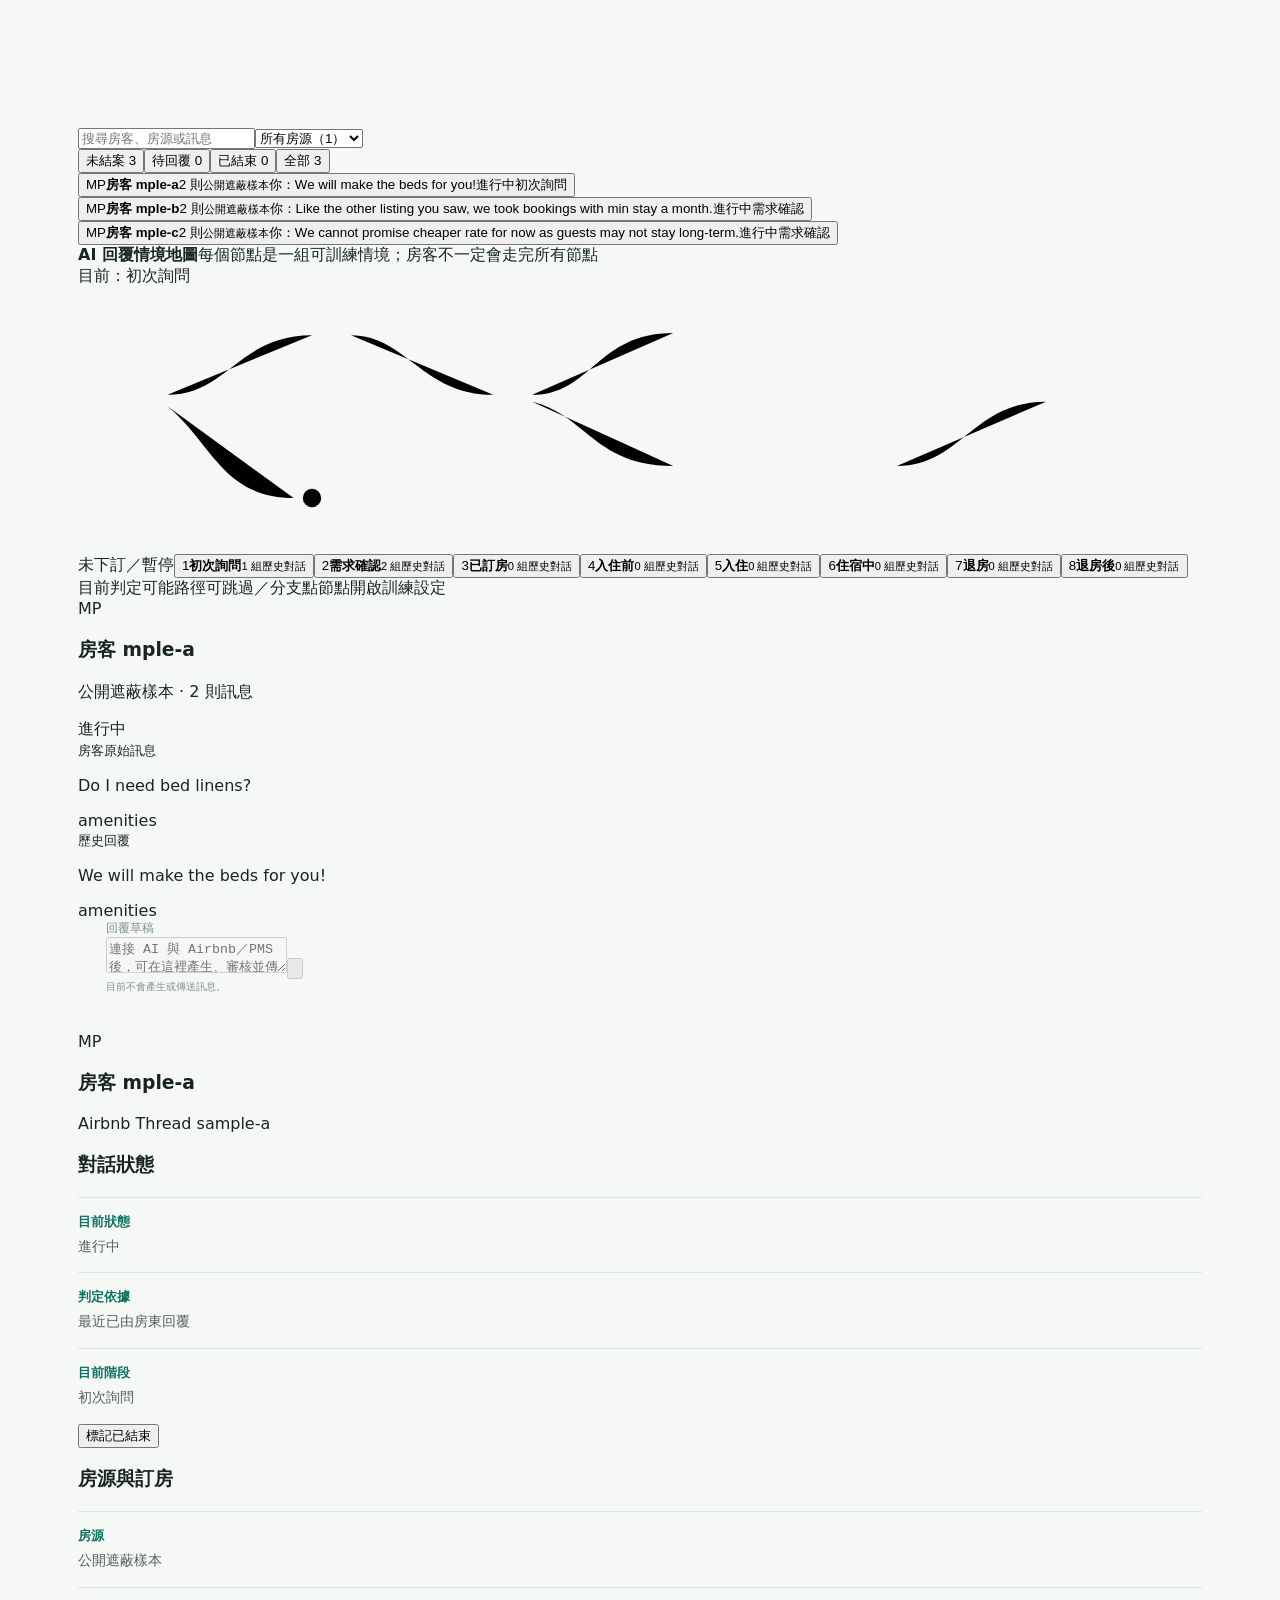
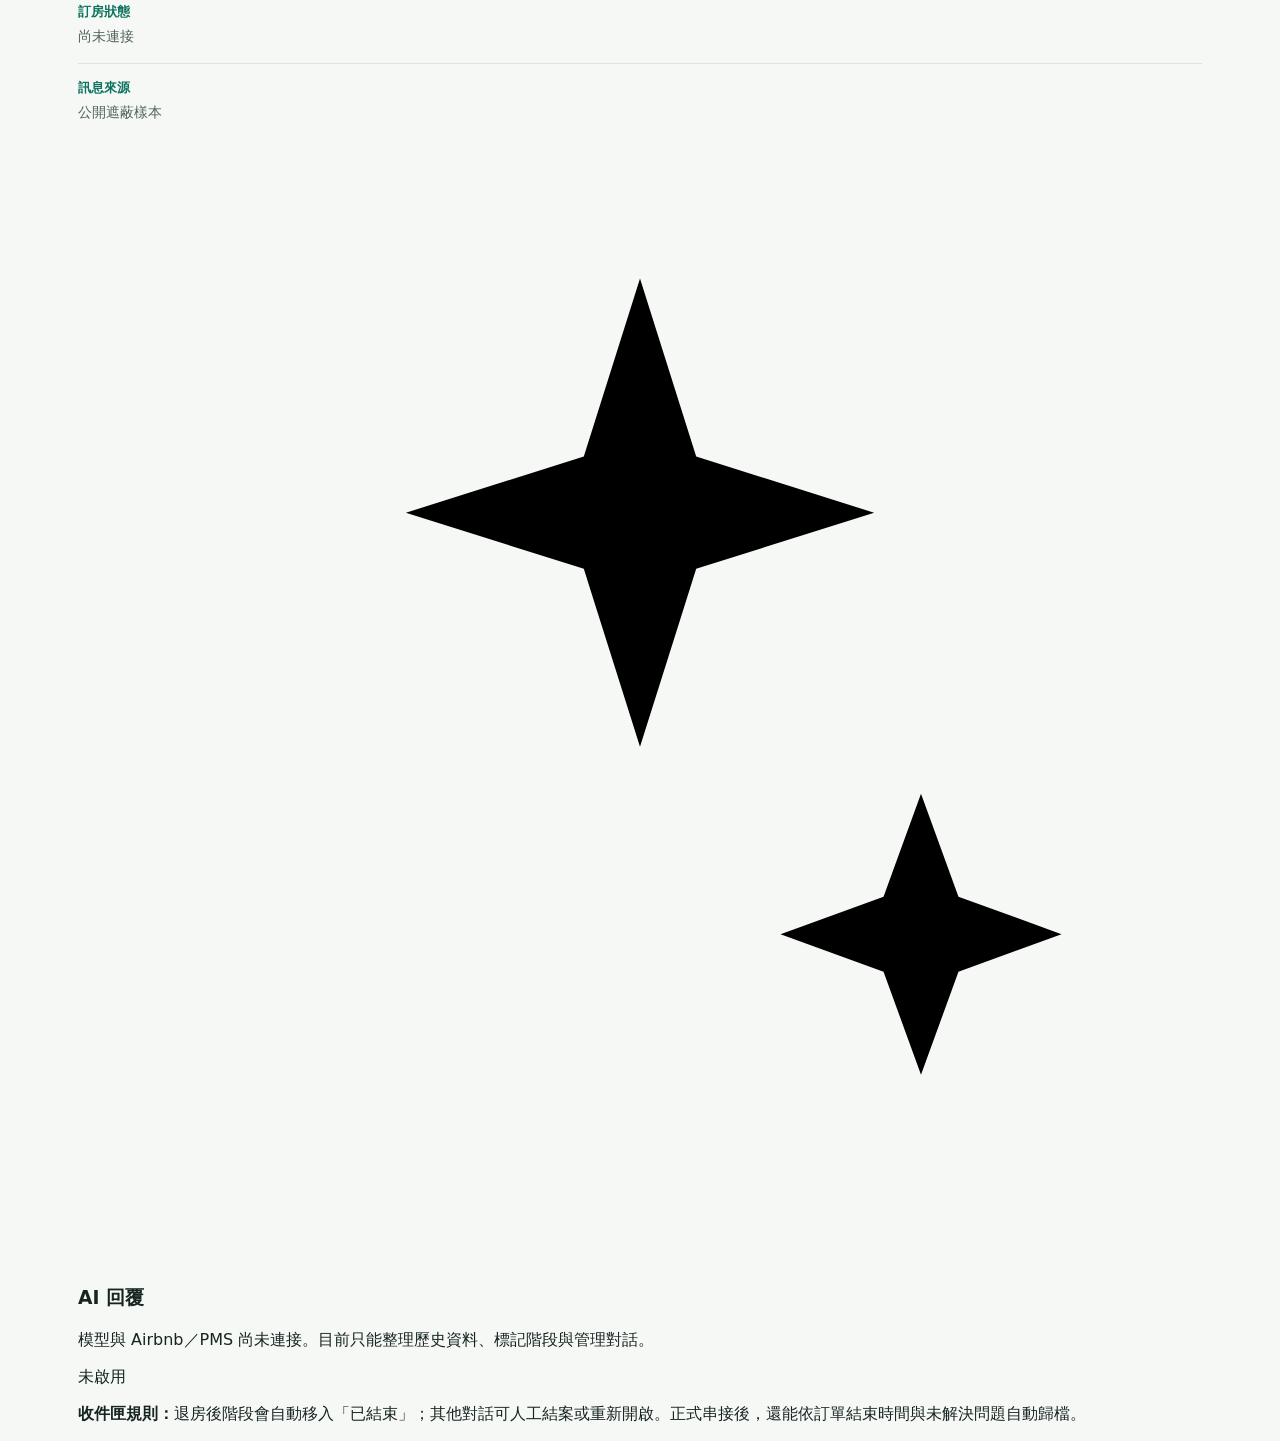
<file: ai-reply/index.html>
<!doctype html>
<html lang="zh-Hant">
<head>
  <meta charset="utf-8">
  <meta name="viewport" content="width=device-width, initial-scale=1">
  <meta name="robots" content="noindex,nofollow">
  <meta name="description" content="AI 回覆訊息的資料整理、指南編輯與測試工作台。">
  <title>AI 回覆訊息管理中心</title>
  <link rel="stylesheet" href="styles.css?v=003104b">
</head>
<body>
  <a class="skip-link" href="#main-content">跳至主要內容</a>
  <div class="app-shell">
    <aside class="sidebar" id="sidebar" aria-label="主要導覽">
      <div class="brand">
        <div class="brand-mark" aria-hidden="true">L</div>
        <div><strong>AI 回覆訊息</strong><span>CVR Group</span></div>
      </div>
      <nav class="nav-list" aria-label="訓練工作台功能">
        <button class="nav-item is-active" type="button" data-view="journey"><span class="nav-icon" data-icon="message"></span><span>AI 收件匣</span></button>
        <button class="nav-item" type="button" data-view="status"><span class="nav-icon" data-icon="home"></span><span>資料狀態</span></button>
        <button class="nav-item" type="button" data-view="records"><span class="nav-icon" data-icon="archive"></span><span>歷史回覆庫</span><span class="nav-count">820</span></button>
        <button class="nav-item" type="button" data-view="questions"><span class="nav-icon" data-icon="help"></span><span>問題與情境</span></button>
        <button class="nav-item" type="button" data-view="guidance"><span class="nav-icon" data-icon="guide"></span><span>回覆規則</span></button>
        <button class="nav-item" type="button" data-view="tests"><span class="nav-icon" data-icon="flask"></span><span>測試與評分</span></button>
        <button class="nav-item" type="button" data-view="sources"><span class="nav-icon" data-icon="database"></span><span>原始資料</span></button>
      </nav>
      <div class="sidebar-note">
        <strong>尚未連接 AI 或 Airbnb</strong>
        <p>目前用來整理、核准資料與建立測試集，不會產生或傳送房客訊息。</p>
      </div>
      <div class="sidebar-footer"><span class="avatar">AI</span><div><strong>AI 回覆工作區</strong><small>內部資料整理</small></div></div>
    </aside>

    <div class="mobile-scrim" id="mobile-scrim" hidden></div>
    <section class="workspace">
      <header class="topbar">
        <button class="icon-button menu-button" id="menu-button" type="button" aria-label="開啟選單" aria-expanded="false"><span data-icon="menu"></span></button>
        <div><p class="eyebrow">CVR GROUP · AI REPLY WORKSPACE</p><h1 id="page-title">房客流程</h1></div>
        <div class="topbar-actions">
          <span class="truth-pill"><span class="status-dot"></span>資料建置中</span>
          <button class="button button-primary" type="button" data-view-jump="sources">開啟原始檔</button>
        </div>
      </header>
      <div class="truth-banner" role="status">
        <strong>目前狀態：</strong>
        <span>已找到歷史資料包，但尚未連接模型、PMS 或 Airbnb；畫面不會把歷史資料說成 AI 已處理成果。</span>
      </div>
      <main id="main-content" tabindex="-1"></main>
    </section>
  </div>

  <div class="modal" id="editor-modal" hidden aria-hidden="true">
    <div class="modal-scrim" data-close-modal></div>
    <section class="modal-card" role="dialog" aria-modal="true" aria-labelledby="modal-title">
      <header class="modal-header"><div><p class="eyebrow">新增訓練規則</p><h2 id="modal-title">建立回覆規則</h2></div><button class="icon-button" type="button" data-close-modal aria-label="關閉"><span data-icon="close"></span></button></header>
      <form id="guidance-form" class="modal-form">
        <label>何時套用<input name="condition" required placeholder="例如：房客詢問提早入住"></label>
        <label>應該怎麼做<textarea name="do" required placeholder="例如：先查清潔進度，再告知房客確認時間"></textarea></label>
        <label>禁止事項<textarea name="dont" required placeholder="例如：未確認前不可承諾入住時間"></textarea></label>
        <label>資料來源<input name="source" required placeholder="例如：人工核准／歷史回覆 #123"></label>
        <div class="modal-actions"><button class="button button-secondary" type="button" data-close-modal>取消</button><button class="button button-primary" type="submit">儲存為待核准指南</button></div>
      </form>
    </section>
  </div>

  <div class="stage-drawer" id="stage-drawer" hidden aria-hidden="true">
    <button class="drawer-scrim" type="button" data-close-stage aria-label="關閉情境訓練"></button>
    <section class="drawer-panel" role="dialog" aria-modal="true" aria-labelledby="stage-drawer-title">
      <div id="stage-drawer-content"></div>
    </section>
  </div>

  <div class="toast-region" id="toast-region" aria-live="polite"></div>
  <input id="source-file-input" type="file" accept=".csv,.jsonl,.json,.md,.txt" multiple hidden>
  <script src="app.js?v=003104b"></script>
</body>
</html>
</file>
<file: ai-reply/styles.css>
:root { --ink:#172521; --muted:#64736e; --paper:#f6f8f6; --card:#fff; --green:#0e735e; --soft:#dff2eb; --line:#dbe5e1; --amber:#a65b00; }
* { box-sizing:border-box; } body { margin:0; color:var(--ink); background:var(--paper); font-family:Inter,"Noto Sans TC","PingFang TC",system-ui,sans-serif; } main, footer { max-width:1180px; margin:auto; padding-inline:28px; } .nav { height:78px; display:flex; align-items:center; gap:26px; border-bottom:1px solid var(--line); } .brand { color:var(--ink); text-decoration:none; font-weight:800; letter-spacing:-.04em; font-size:20px; } .brand span { color:var(--green); } .nav-link { margin-left:auto; color:var(--muted); text-decoration:none; font-size:14px; } .hero { padding:92px 0 64px; max-width:760px; } .eyebrow { margin:0 0 10px; color:#6b7d76; font-weight:800; font-size:11px; letter-spacing:.12em; } h1 { margin:0; font-size:clamp(42px,7vw,72px); letter-spacing:-.065em; line-height:1.05; } h2 { margin:0; font-size:clamp(24px,3vw,34px); letter-spacing:-.045em; line-height:1.17; } .lead { max-width:670px; color:#4d5c57; font-size:19px; line-height:1.7; } .notice { display:flex; gap:10px; align-items:flex-start; margin-top:28px; padding:15px 17px; border:1px solid #f0cf98; border-radius:12px; color:#794b10; background:#fff7e7; font-size:14px; line-height:1.55; } .dot { flex:0 0 8px; width:8px; height:8px; margin-top:7px; border-radius:50%; background:#e89200; } .panel { background:var(--card); border:1px solid var(--line); border-radius:22px; } .workflow { padding:34px; } .section-heading { max-width:700px; } .flow { display:flex; align-items:center; margin-top:38px; min-width:780px; } .workflow { overflow:hidden; } .node { position:relative; z-index:1; flex:0 0 154px; min-height:138px; padding:20px 16px; border:1px solid var(--line); border-radius:17px; background:#fff; box-shadow:0 7px 17px rgb(21 57 46 / 4%); } .node span { display:grid; place-items:center; width:29px; height:29px; margin-bottom:14px; border-radius:50%; color:#fff; background:#9aaba5; font-size:12px; font-weight:800; } .node strong { display:block; font-size:15px; } .node small { display:block; margin-top:7px; color:var(--muted); font-size:12px; line-height:1.45; } .node.is-source { background:var(--soft); border-color:#96d5c0; } .node.is-source span { background:var(--green); } .node.is-review { border-color:#f4c578; background:#fffaf0; } .node.is-review span { background:var(--amber); } .line { flex:1 0 24px; height:2px; background:linear-gradient(90deg,#9ed7c6,#dbe5e1); } .caption { margin:27px 0 0; color:var(--muted); font-size:14px; line-height:1.6; } .capabilities { display:grid; grid-template-columns:repeat(3,1fr); gap:16px; margin:18px 0; } .card { padding:27px; background:var(--card); border:1px solid var(--line); border-radius:19px; } .icon { color:var(--green); font-size:24px; } .card h2 { margin-top:18px; font-size:20px; } .card p { color:var(--muted); font-size:14px; line-height:1.7; } .truth { display:grid; grid-template-columns:.85fr 1fr; gap:48px; padding:35px; margin:36px 0 72px; } dl { margin:0; } dl div { padding:15px 0; border-top:1px solid var(--line); } dt { color:var(--green); font-size:13px; font-weight:800; } dd { margin:5px 0 0; color:#52625d; font-size:14px; line-height:1.55; } footer { padding-bottom:38px; color:#80908a; font-size:12px; } @media (max-width:760px) { main,footer { padding-inline:18px; } .hero { padding:62px 0 42px; } .workflow { overflow-x:auto; padding:24px; } .capabilities,.truth { grid-template-columns:1fr; } .truth { gap:25px; padding:26px; } .nav { height:65px; } }
</file>
